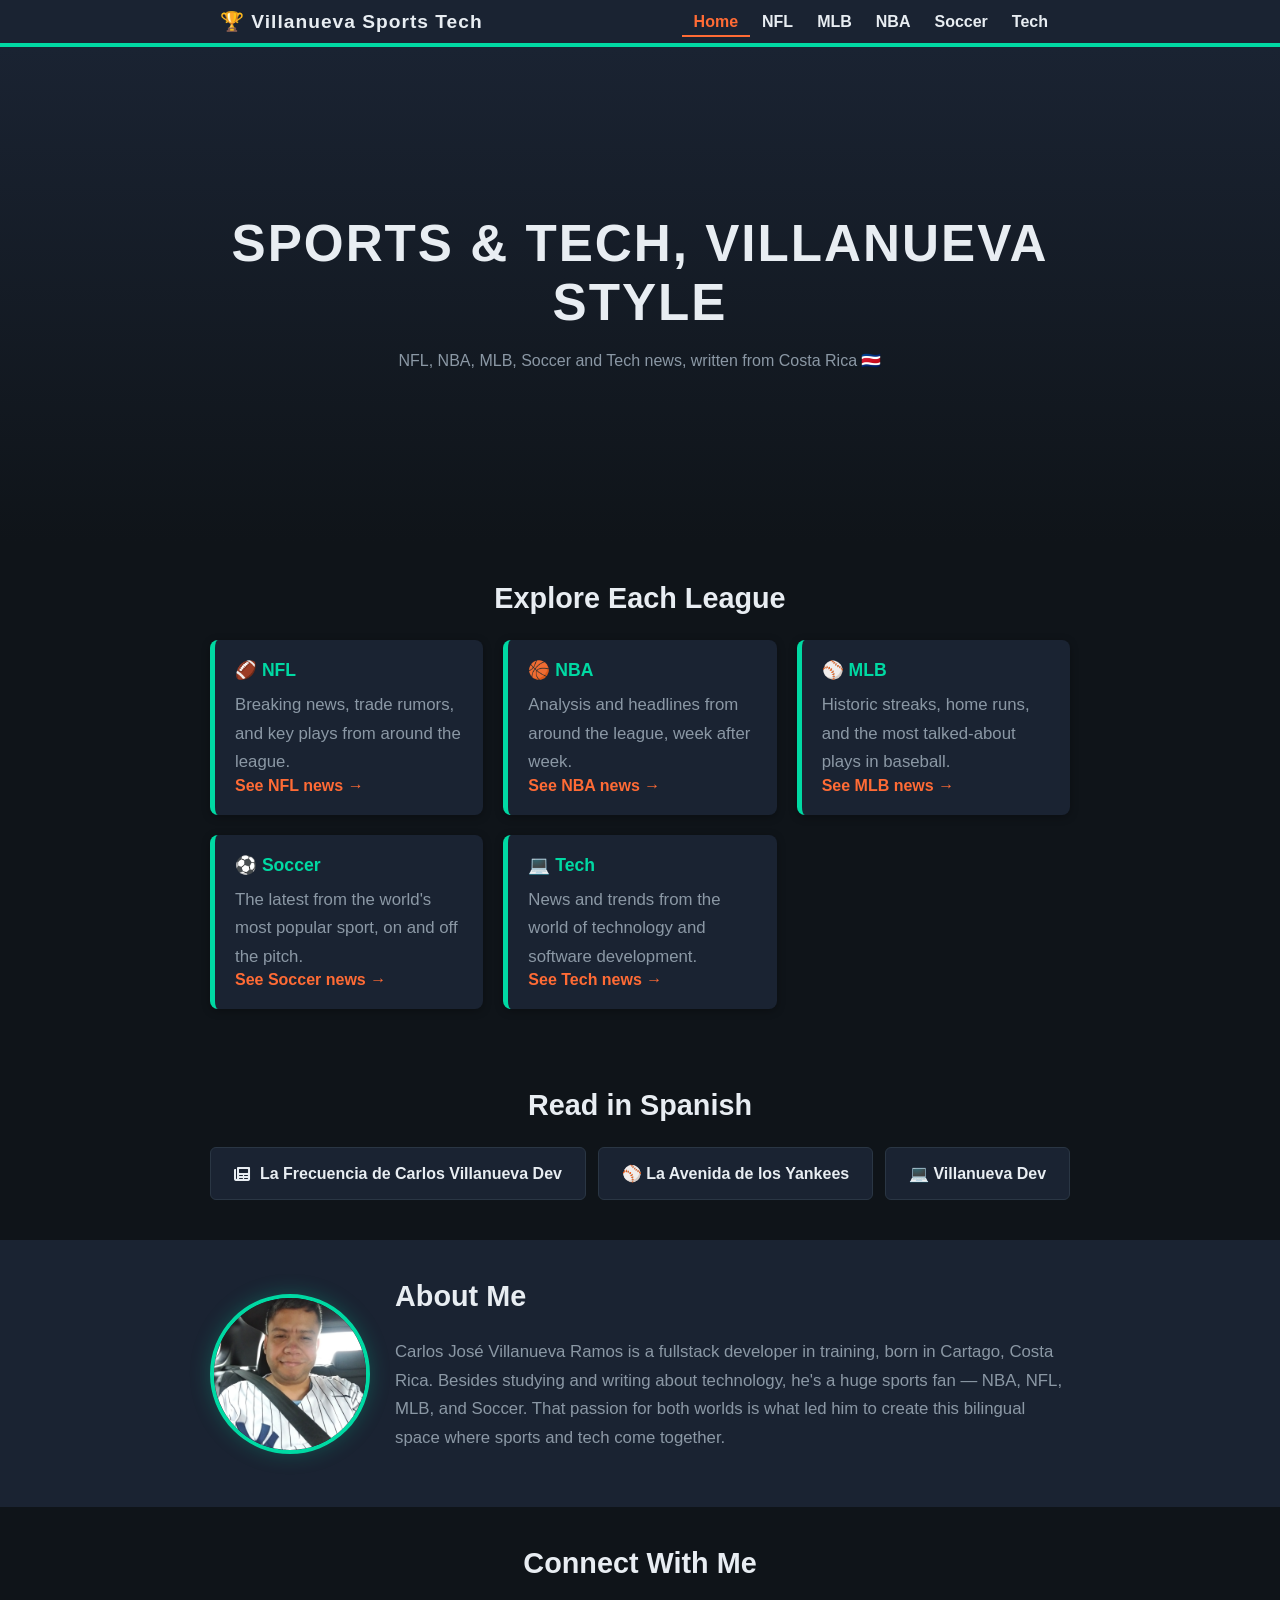
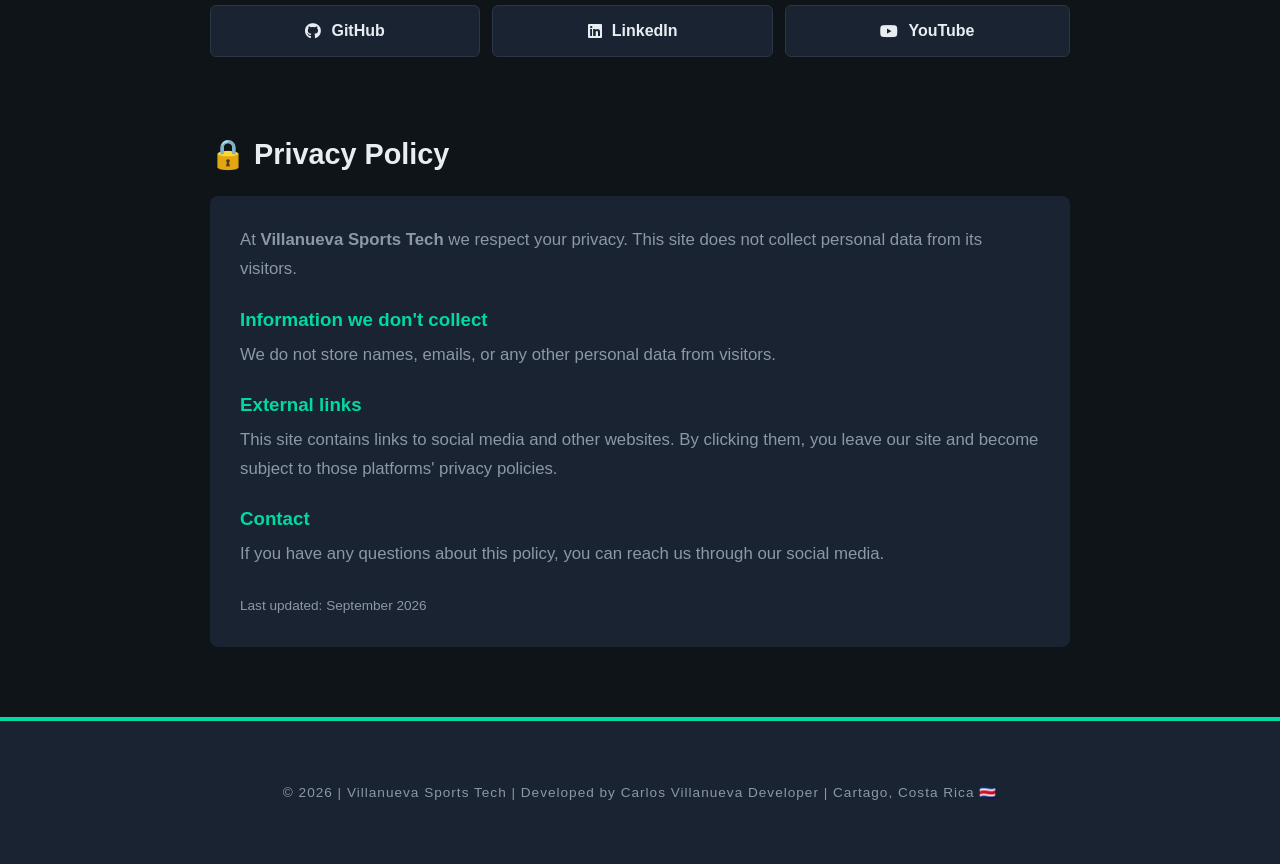
<file: index.html>
<!DOCTYPE html>
<html lang="en">
<head>
    <meta charset="UTF-8">
    <meta name="viewport" content="width=device-width, initial-scale=1.0">
    <meta name="description" content="Villanueva Sports Tech The best news and rumors about NBA, NFL, MLB and Technology on one page, with a special section in Spanish.">
    <meta name="author" content="Carlos José Villanueva Ramos">
    <meta name="keywords" content="Sports and Technology">
    <meta property="og:title" content="Villanueva Sports Tech">
    <meta property="og:description" content="Sports and Technology">
    <meta property="og:image" content="Carlos-Developer-Yankees.png">
    <meta property="og:image:width" content="1536">
    <meta property="og:image:height" content="2048">
    <title>Villanueva Sports Tech</title>
    <link rel="stylesheet" href="https://cdnjs.cloudflare.com/ajax/libs/font-awesome/6.0.0/css/all.min.css">
    <link rel="stylesheet" href="style.css">

    <script src="https://pl31561560.profitableratecpmnetwork.com/95/f3/c5/95f3c522df9a412b2b54965290a59a02.js"></script>

  <!-- Anuncio Adsterra - Native Banner -->
<script src="https://pl31439501.profitableratecpmnetwork.com/4c/ff/21/4cff215564959deefbad7e484f0b04eb.js"></script>

</head>
<body>
  <header class="navbar">
    <div class="container navbar-inner">
      <h2 class="logo">🏆 Villanueva Sports Tech</h2>
      <nav class="menu">
        <ul>
          <li><a href="index.html" class="active">Home</a></li>
          <li><a href="nfl.html">NFL</a></li>
          <li><a href="mlb.html">MLB</a></li>
          <li><a href="nba.html">NBA</a></li>
          <li><a href="soccer.html">Soccer</a></li>
          <li><a href="tech.html">Tech</a></li>
        </ul>
      </nav>
    </div>
  </header>

  <main class="main">

    <section class="content hero">
      <div class="text-section">
        <h1>Sports & Tech, Villanueva Style</h1>
        <p>NFL, NBA, MLB, Soccer and Tech news, written from Costa Rica 🇨🇷</p>
      </div>
    </section>

    <section id="explore">
      <div class="container">
        <h2 class="title-center">Explore Each League</h2>
        <div class="blog-grid">

          <article class="blog-card">
            <h3>🏈 NFL</h3>
            <p>Breaking news, trade rumors, and key plays from around the league.</p>
            <a href="nfl.html" class="btn-leer">See NFL news →</a>
          </article>

          <article class="blog-card">
            <h3>🏀 NBA</h3>
            <p>Analysis and headlines from around the league, week after week.</p>
            <a href="nba.html" class="btn-leer">See NBA news →</a>
          </article>

          <article class="blog-card">
            <h3>⚾ MLB</h3>
            <p>Historic streaks, home runs, and the most talked-about plays in baseball.</p>
            <a href="mlb.html" class="btn-leer">See MLB news →</a>
          </article>

          <article class="blog-card">
            <h3>⚽ Soccer</h3>
            <p>The latest from the world's most popular sport, on and off the pitch.</p>
            <a href="soccer.html" class="btn-leer">See Soccer news →</a>
          </article>

          <article class="blog-card">
            <h3>💻 Tech</h3>
            <p>News and trends from the world of technology and software development.</p>
            <a href="tech.html" class="btn-leer">See Tech news →</a>
          </article>

        </div>
      </div>
    </section>

    <section id="read-in-spanish">
      <div class="container">
        <h2 class="title-center">Read in Spanish</h2>
        <div class="social-grid">

          <a href="https://carlosvillaramos.github.io/La-Frecuencia-de-Carlos-Villanueva-Dev/index.html" class="link-social" target="_blank" rel="noopener noreferrer">
            <i class="fa-solid fa-newspaper"></i> La Frecuencia de Carlos Villanueva Dev
          </a>

          <a href="https://carlosvillaramos.github.io/La-avenida-de-los-Yankees/" class="link-social" target="_blank" rel="noopener noreferrer">
            ⚾ La Avenida de los Yankees
          </a>

          <a href="https://carlosvillaramos.github.io/Villanueva-dev/" class="link-social" target="_blank" rel="noopener noreferrer">
            💻 Villanueva Dev
          </a>

        </div>
      </div>
    </section>

    <section id="about">
      <div class="container quienes-content">
        <img src="Carlos-Developer-Yankees.png" alt="Carlos Villanueva Ramos" class="quienes-foto">
        <div class="quienes-texto">
          <h2>About Me</h2>
          <p>Carlos José Villanueva Ramos is a fullstack developer in training, born in Cartago, Costa Rica. Besides studying and writing about technology, he's a huge sports fan — NBA, NFL, MLB, and Soccer. That passion for both worlds is what led him to create this bilingual space where sports and tech come together.</p>
        </div>
      </div>
    </section>

    <section id="contact">
      <div class="container">
        <h2 class="title-center">Connect With Me</h2>
        <div class="social-grid">
          <a href="https://github.com/Carlosvillaramos" class="link-social" target="_blank" rel="noopener noreferrer">
            <i class="fa-brands fa-github"></i> GitHub
          </a>
          <a href="https://www.linkedin.com/in/carlos-j-villanueva-ramos-9a1487387/" class="link-social" target="_blank" rel="noopener noreferrer">
            <i class="fa-brands fa-linkedin"></i> LinkedIn
          </a>
          <a href="https://www.youtube.com/@CarlosDeveloper-o3m" class="link-social" target="_blank" rel="noopener noreferrer">
            <i class="fa-brands fa-youtube"></i> YouTube
          </a>
        </div>
      </div>
    </section>

    <section id="privacy">
      <div class="container">
        <h2>🔒 Privacy Policy</h2>
        <div class="privacy-content">
          <p>At <strong>Villanueva Sports Tech</strong> we respect your privacy. This site does not collect personal data from its visitors.</p>
          <h3>Information we don't collect</h3>
          <p>We do not store names, emails, or any other personal data from visitors.</p>
          <h3>External links</h3>
          <p>This site contains links to social media and other websites. By clicking them, you leave our site and become subject to those platforms' privacy policies.</p>
          <h3>Contact</h3>
          <p>If you have any questions about this policy, you can reach us through our social media.</p>
          <p class="privacy-update">Last updated: September 2026</p>
        </div>
      </div>
    </section>

    <!-- Anuncio Adsterra - Native Banner -->
    <div class="anuncio-wrapper">
      <script async="async" data-cfasync="false" src="https://pl31393178.profitableratecpmnetwork.com/5204468fe968e75fcf1985ddda16cf6c/invoke.js"></script>
      <div id="container-5204468fe968e75fcf1985ddda16cf6c"></div>
    </div>

  </main>

  <footer>
    <div class="container">
      <p>© 2026 | Villanueva Sports Tech | Developed by Carlos Villanueva Developer | Cartago, Costa Rica 🇨🇷</p>
    </div>
  </footer>

</body>
</html>
</file>
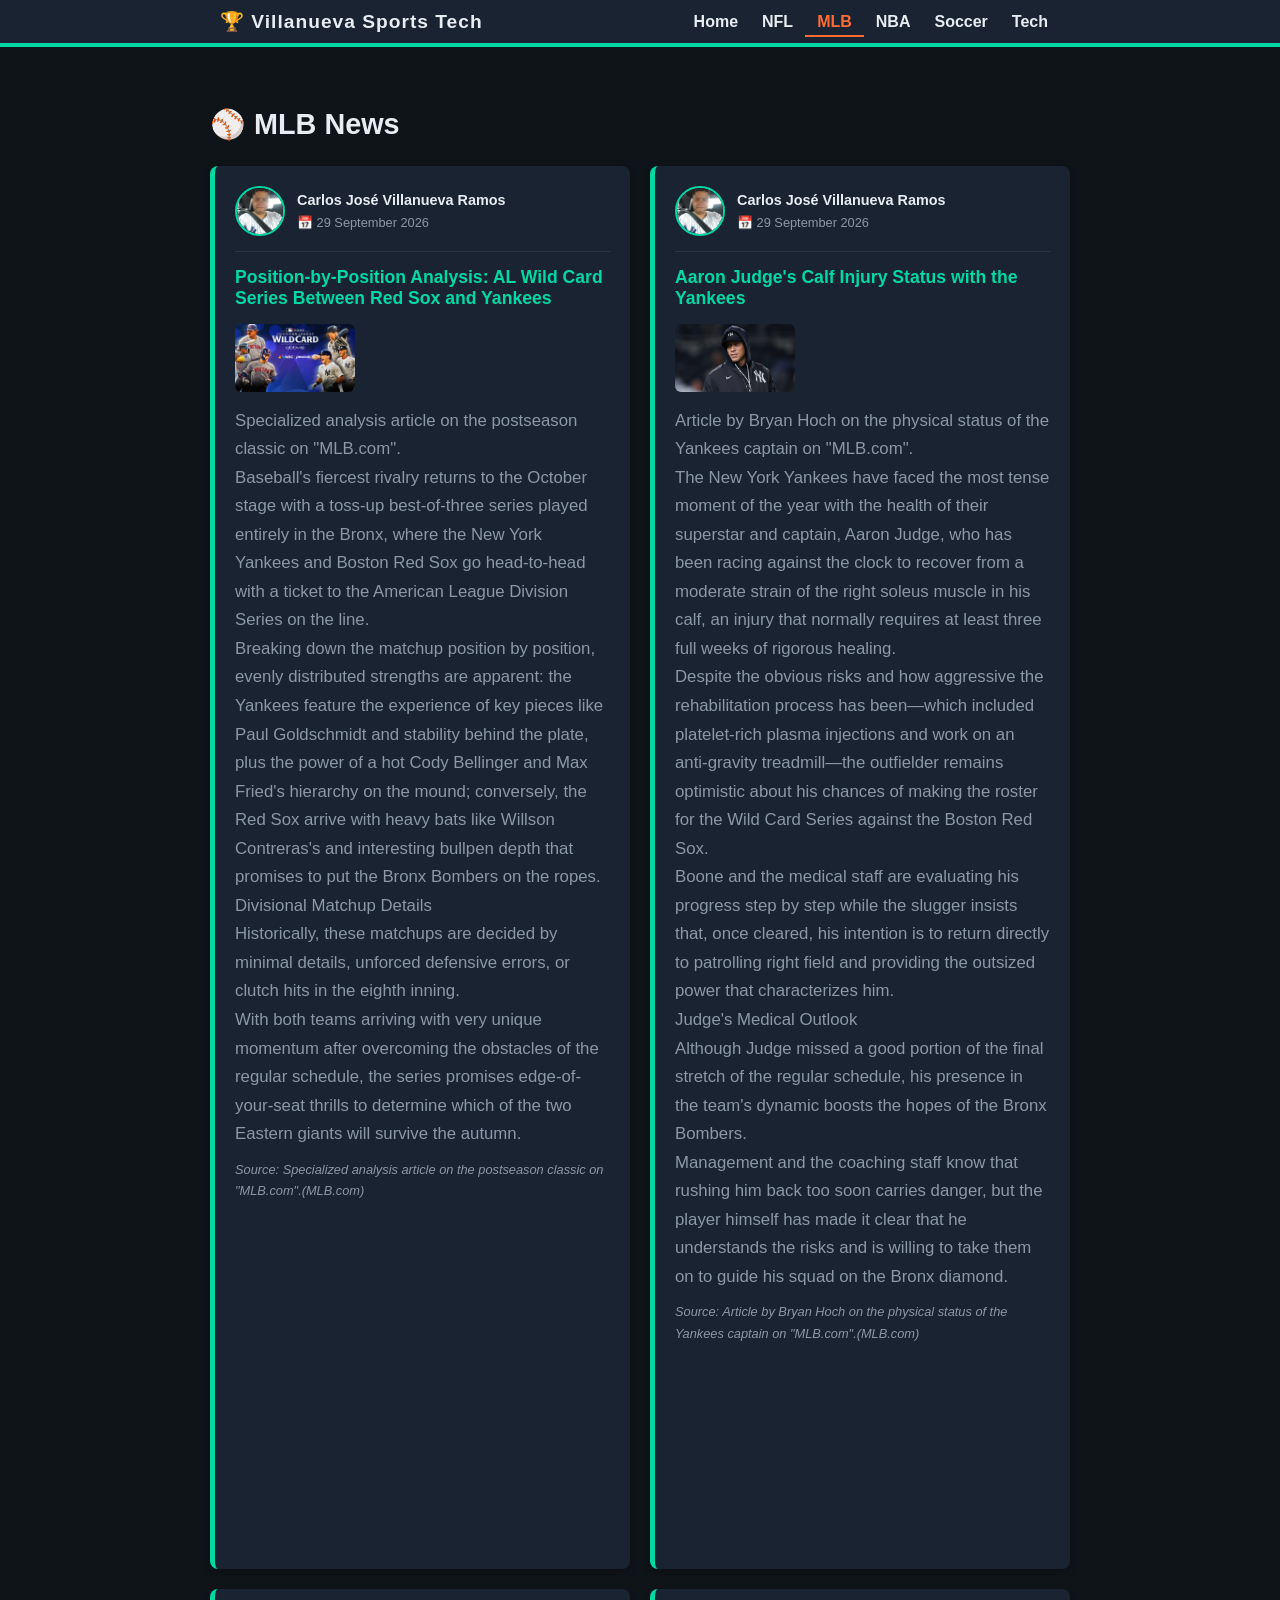
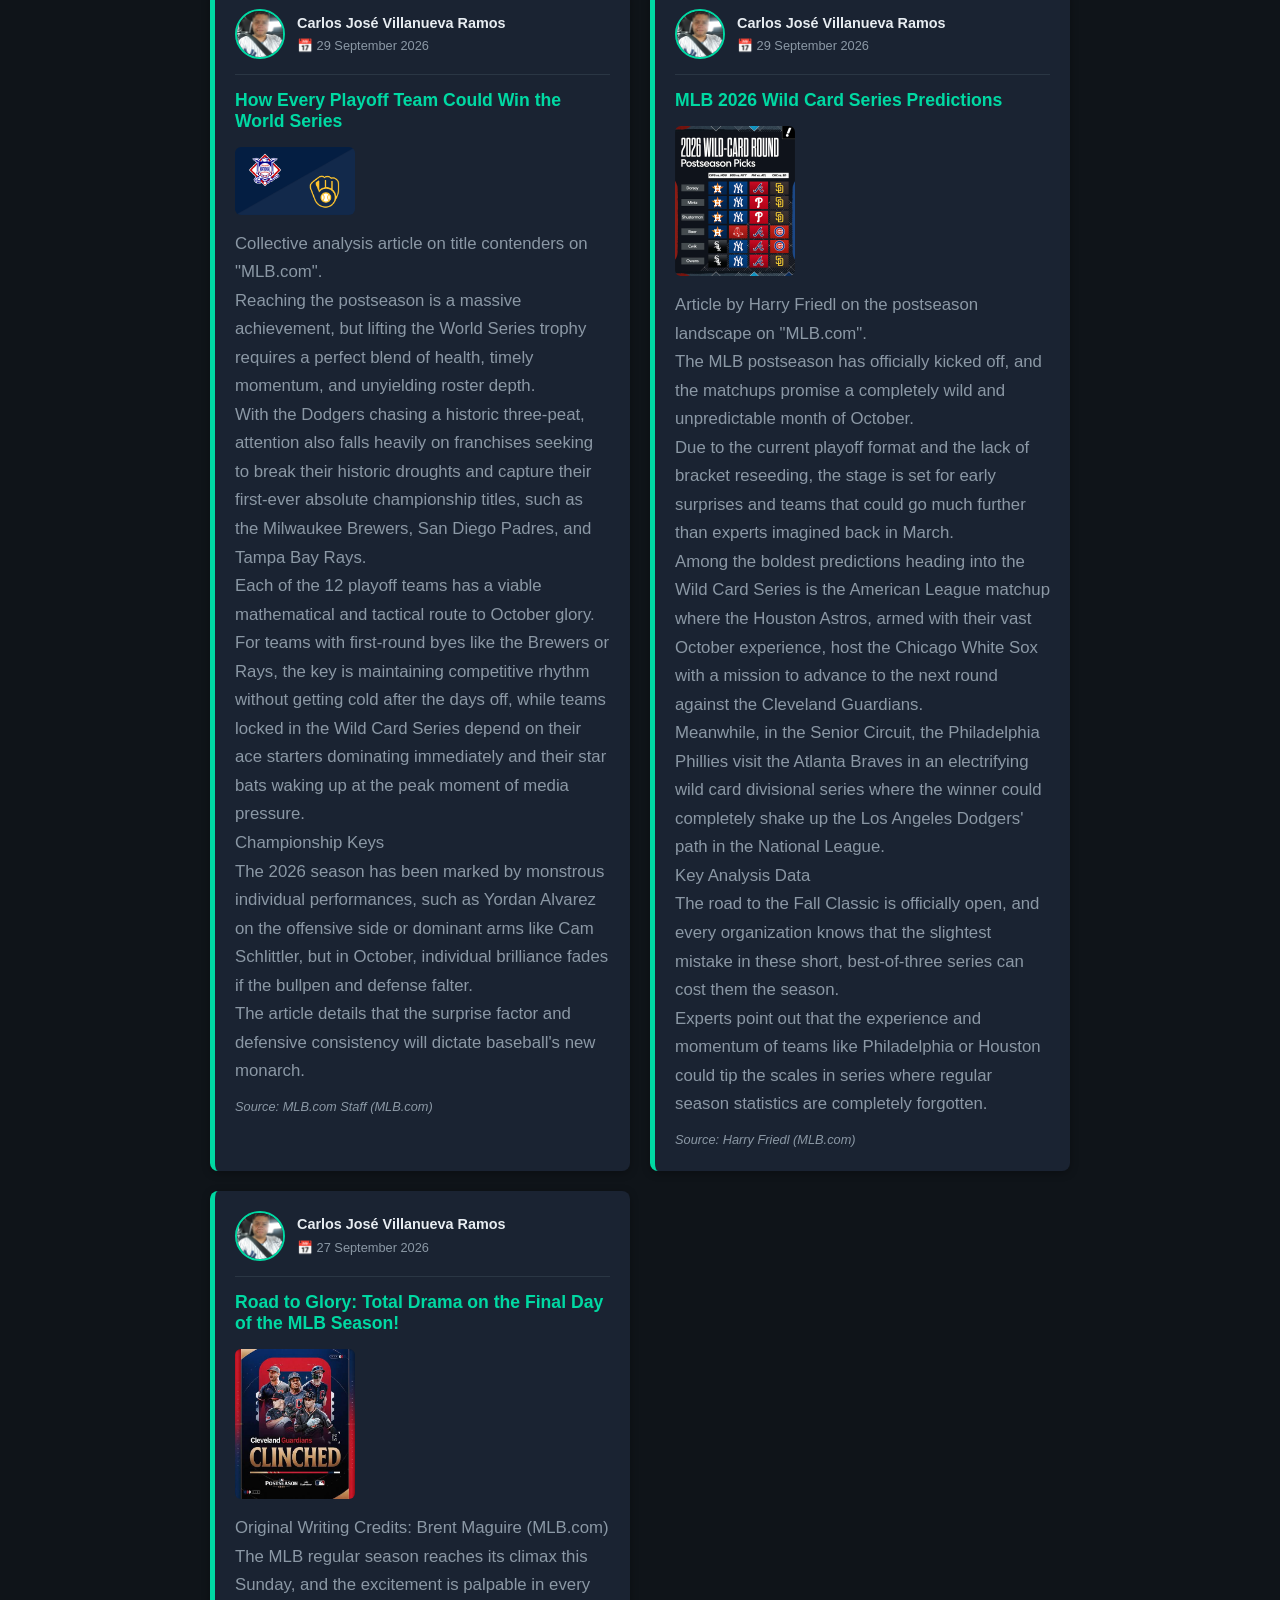
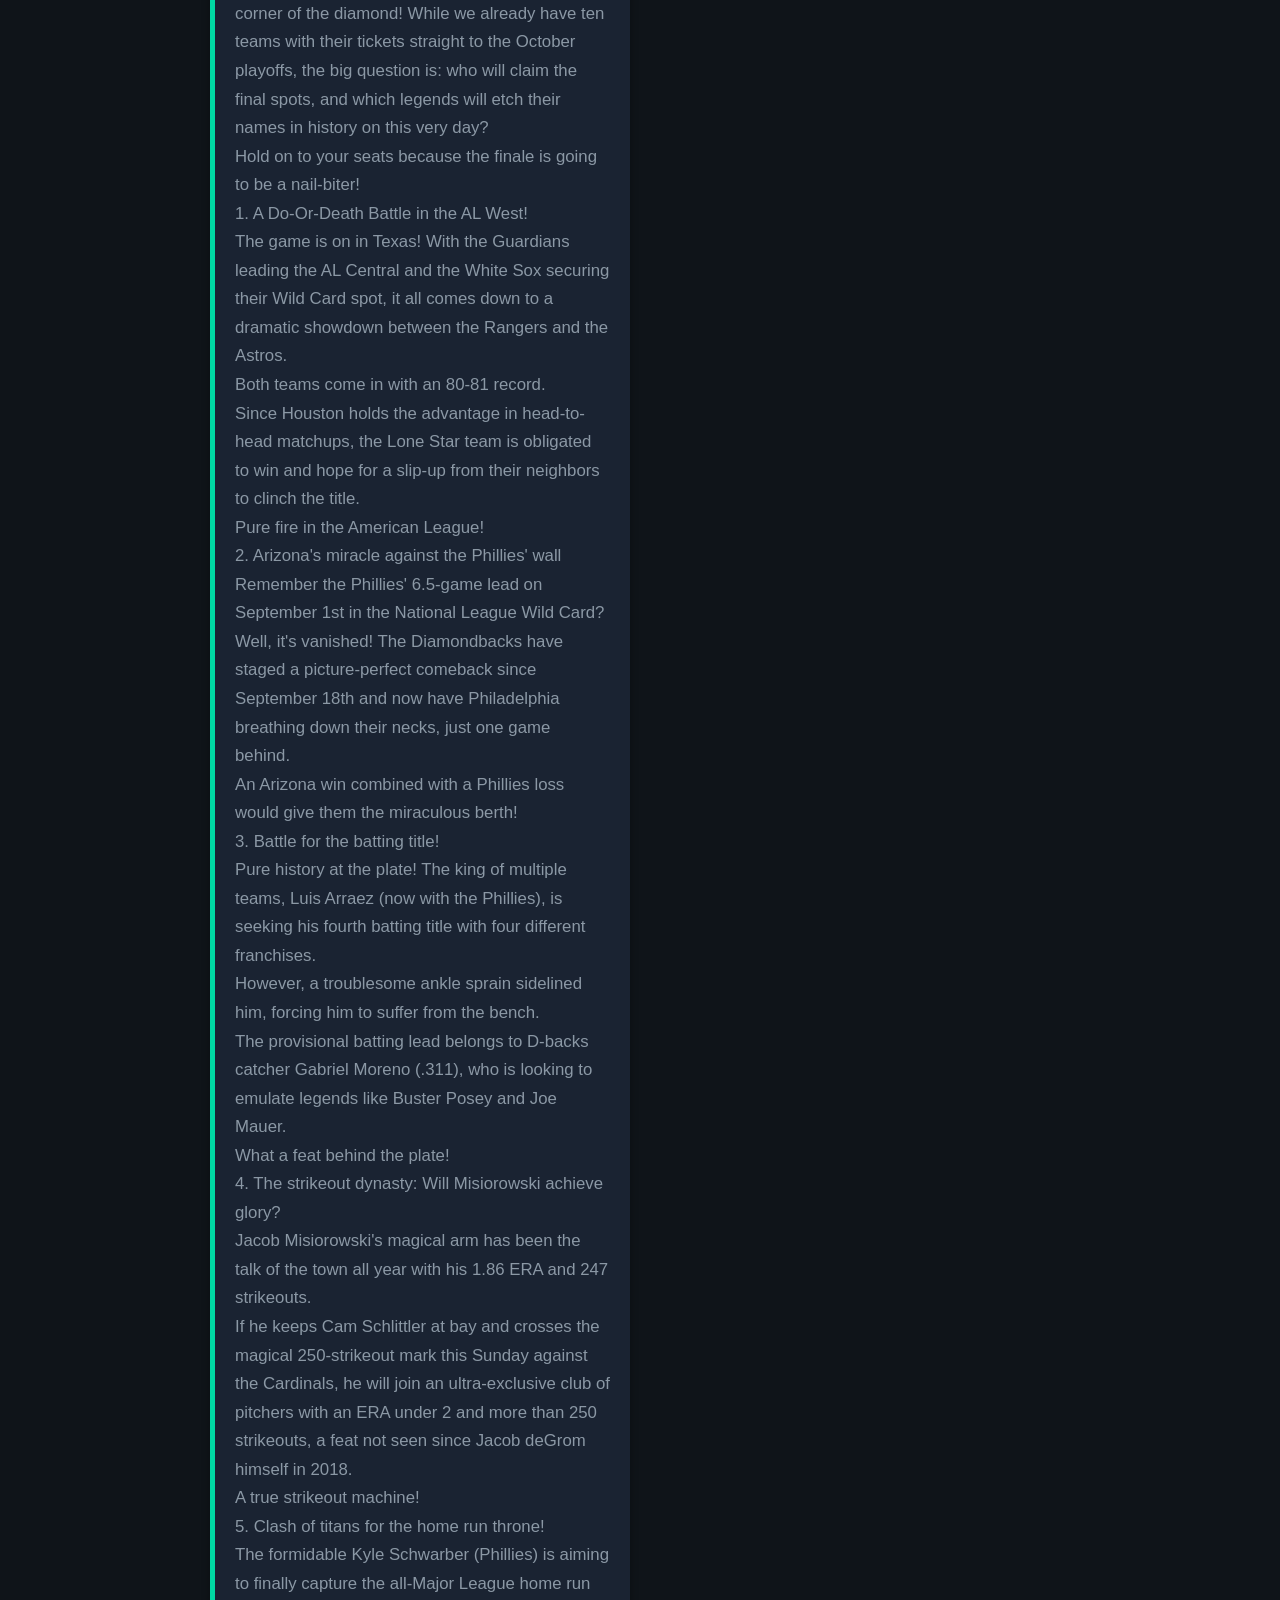
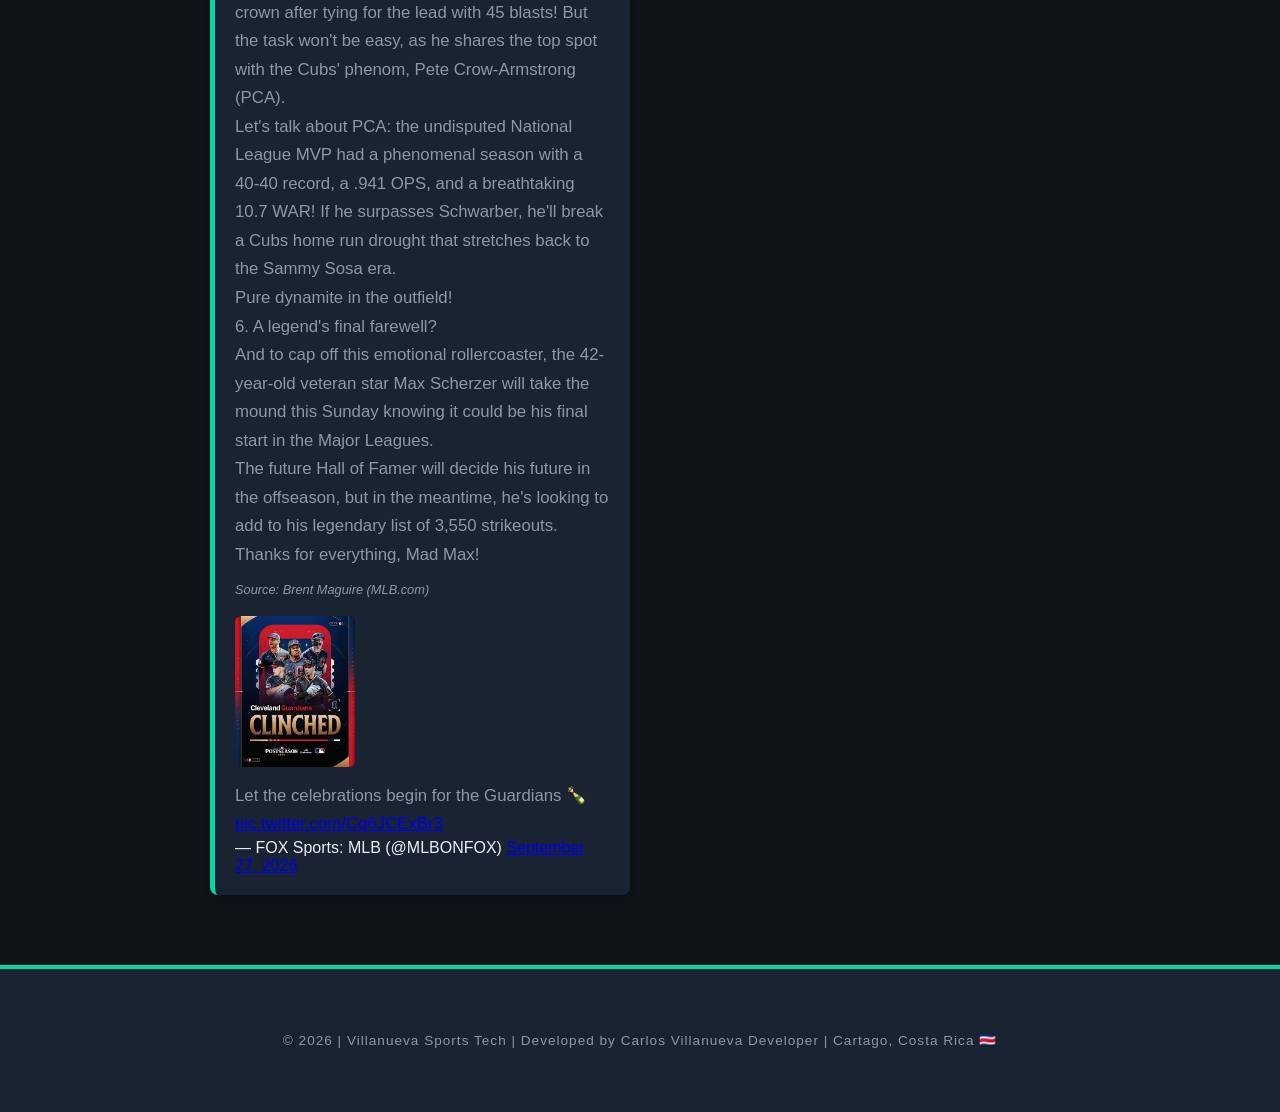
<file: mlb.html>
<!DOCTYPE html>
<html lang="en">
<head>
    <meta charset="UTF-8">
    <meta name="viewport" content="width=device-width, initial-scale=1.0">
    <meta name="description" content="MLB news, home runs, and historic plays - Villanueva Sports Tech">
    <meta name="author" content="Carlos José Villanueva Ramos">
    <title>MLB | Villanueva Sports Tech</title>
    <link rel="stylesheet" href="https://cdnjs.cloudflare.com/ajax/libs/font-awesome/6.0.0/css/all.min.css">
    <link rel="stylesheet" href="style.css">

    <script src="https://pl31561560.profitableratecpmnetwork.com/95/f3/c5/95f3c522df9a412b2b54965290a59a02.js"></script>

     <!-- Anuncio Adsterra - Native Banner -->
<script src="https://pl31439501.profitableratecpmnetwork.com/4c/ff/21/4cff215564959deefbad7e484f0b04eb.js"></script>

</head>
<body>

  <header class="navbar">
    <div class="container navbar-inner">
      <h2 class="logo">🏆 Villanueva Sports Tech</h2>
      <nav class="menu">
        <ul>
          <li><a href="index.html">Home</a></li>
          <li><a href="nfl.html">NFL</a></li>
          <li><a href="mlb.html" class="active">MLB</a></li>
          <li><a href="nba.html">NBA</a></li>
          <li><a href="soccer.html">Soccer</a></li>
          <li><a href="tech.html">Tech</a></li>
        </ul>
      </nav>
    </div>
  </header>

  <main class="container">
    <h2 style="margin-top: 20px;">⚾ MLB News</h2>

    <div class="blog-grid">


<article class="blog-card">
        <div class="autor">
          <img src="Carlos-Developer-Yankees.png" alt="Carlos Villanueva" class="autor-foto">
          <div>
            <p class="autor-nombre">Carlos José Villanueva Ramos</p>
            <p class="autor-fecha">📅 29 September 2026</p>
          </div>
        </div>
        <h3>Position-by-Position Analysis: AL Wild Card Series Between Red Sox and Yankees</h3>
        <img src="RedSox-vs-Yankees.jpg" alt="Red Sox vs Yankees" class="imagen-articulo">
        <p>Specialized analysis article on the postseason classic on "MLB.com".</p>
        <p>Baseball's fiercest rivalry returns to the October stage with a toss-up best-of-three series played entirely in the Bronx, where the New York Yankees and Boston Red Sox go head-to-head with a ticket to the American League Division Series on the line.</p>
        <p>Breaking down the matchup position by position, evenly distributed strengths are apparent: the Yankees feature the experience of key pieces like Paul Goldschmidt and stability behind the plate, plus the power of a hot Cody Bellinger and Max Fried's hierarchy on the mound; conversely, the Red Sox arrive with heavy bats like Willson Contreras's and interesting bullpen depth that promises to put the Bronx Bombers on the ropes.</p>
        <p>Divisional Matchup Details</p>
        <p>Historically, these matchups are decided by minimal details, unforced defensive errors, or clutch hits in the eighth inning.</p> 
        <p>With both teams arriving with very unique momentum after overcoming the obstacles of the regular schedule, the series promises edge-of-your-seat thrills to determine which of the two Eastern giants will survive the autumn.</p>
        <p class="fuente-articulo">Source: Specialized analysis article on the postseason classic on "MLB.com".(MLB.com)</p>
        <iframe width="100%" height="200" src="https://www.youtube.com/embed/JfrBy__Nw58?si=21porwIhTTQSTn5_" title="YouTube video player" frameborder="0" allow="accelerometer; autoplay; clipboard-write; encrypted-media; gyroscope; picture-in-picture; web-share" referrerpolicy="strict-origin-when-cross-origin" allowfullscreen></iframe>
      </article>



      <article class="blog-card">
        <div class="autor">
          <img src="Carlos-Developer-Yankees.png" alt="Carlos Villanueva" class="autor-foto">
          <div>
            <p class="autor-nombre">Carlos José Villanueva Ramos</p>
            <p class="autor-fecha">📅 29 September 2026</p>
          </div>
        </div>
        <h3>Aaron Judge's Calf Injury Status with the Yankees</h3>
        <img src="Aaron-Judge-Yankees.webp" alt="Aaron Judge Yankees" class="imagen-articulo">
        <p>Article by Bryan Hoch on the physical status of the Yankees captain on "MLB.com".</p>
        <p>The New York Yankees have faced the most tense moment of the year with the health of their superstar and captain, Aaron Judge, who has been racing against the clock to recover from a moderate strain of the right soleus muscle in his calf, an injury that normally requires at least three full weeks of rigorous healing.</p>
        <p>Despite the obvious risks and how aggressive the rehabilitation process has been—which included platelet-rich plasma injections and work on an anti-gravity treadmill—the outfielder remains optimistic about his chances of making the roster for the Wild Card Series against the Boston Red Sox.</p> 
        <p>Boone and the medical staff are evaluating his progress step by step while the slugger insists that, once cleared, his intention is to return directly to patrolling right field and providing the outsized power that characterizes him.</p>
        <p>Judge's Medical Outlook</p>
        <p>Although Judge missed a good portion of the final stretch of the regular schedule, his presence in the team's dynamic boosts the hopes of the Bronx Bombers.</p> 
        <p>Management and the coaching staff know that rushing him back too soon carries danger, but the player himself has made it clear that he understands the risks and is willing to take them on to guide his squad on the Bronx diamond.</p>
        <p class="fuente-articulo">Source:  Article by Bryan Hoch on the physical status of the Yankees captain on "MLB.com".(MLB.com)</p>
        <iframe width="100%" height="200" src="https://www.youtube.com/embed/JfrBy__Nw58?si=21porwIhTTQSTn5_" title="YouTube video player" frameborder="0" allow="accelerometer; autoplay; clipboard-write; encrypted-media; gyroscope; picture-in-picture; web-share" referrerpolicy="strict-origin-when-cross-origin" allowfullscreen></iframe>
      </article>



       <article class="blog-card">
        <div class="autor">
          <img src="Carlos-Developer-Yankees.png" alt="Carlos Villanueva" class="autor-foto">
          <div>
            <p class="autor-nombre">Carlos José Villanueva Ramos</p>
            <p class="autor-fecha">📅 29 September 2026</p>
          </div>
        </div>
        <h3>How Every Playoff Team Could Win the World Series</h3>
        <img src="Milwaukee Brewers.png" alt="Milwaukee Brewers" class="imagen-articulo">
        <p>Collective analysis article on title contenders on "MLB.com".</p>
        <p>Reaching the postseason is a massive achievement, but lifting the World Series trophy requires a perfect blend of health, timely momentum, and unyielding roster depth.</p> <p>With the Dodgers chasing a historic three-peat, attention also falls heavily on franchises seeking to break their historic droughts and capture their first-ever absolute championship titles, such as the Milwaukee Brewers, San Diego Padres, and Tampa Bay Rays.</p>
        <p>Each of the 12 playoff teams has a viable mathematical and tactical route to October glory.</p> <p>For teams with first-round byes like the Brewers or Rays, the key is maintaining competitive rhythm without getting cold after the days off, while teams locked in the Wild Card Series depend on their ace starters dominating immediately and their star bats waking up at the peak moment of media pressure.</p>
        <p>Championship Keys</p>
        <p>The 2026 season has been marked by monstrous individual performances, such as Yordan Alvarez on the offensive side or dominant arms like Cam Schlittler, but in October, individual brilliance fades if the bullpen and defense falter.</p> 
        <p>The article details that the surprise factor and defensive consistency will dictate baseball's new monarch.</p>
        <p class="fuente-articulo">Source:  MLB.com Staff (MLB.com)</p>
      </article>

       <article class="blog-card">
        <div class="autor">
          <img src="Carlos-Developer-Yankees.png" alt="Carlos Villanueva" class="autor-foto">
          <div>
            <p class="autor-nombre">Carlos José Villanueva Ramos</p>
            <p class="autor-fecha">📅 29 September 2026</p>
          </div>
        </div>
        <h3>MLB 2026 Wild Card Series Predictions</h3>
        <img src="sm-092826-mlb-predictions-wc_0964.webp" alt="MLB predictions 2026" class="imagen-articulo">
        <p>Article by Harry Friedl on the postseason landscape on "MLB.com".</p>
        <p>The MLB postseason has officially kicked off, and the matchups promise a completely wild and unpredictable month of October.</p> 
        <p>Due to the current playoff format and the lack of bracket reseeding, the stage is set for early surprises and teams that could go much further than experts imagined back in March.</p>
        <p>Among the boldest predictions heading into the Wild Card Series is the American League matchup where the Houston Astros, armed with their vast October experience, host the Chicago White Sox with a mission to advance to the next round against the Cleveland Guardians.</p> 
        <p>Meanwhile, in the Senior Circuit, the Philadelphia Phillies visit the Atlanta Braves in an electrifying wild card divisional series where the winner could completely shake up the Los Angeles Dodgers' path in the National League.</p>
        <p>Key Analysis Data</p>
        <p>The road to the Fall Classic is officially open, and every organization knows that the slightest mistake in these short, best-of-three series can cost them the season.</p> 
        <p>Experts point out that the experience and momentum of teams like Philadelphia or Houston could tip the scales in series where regular season statistics are completely forgotten.</p>
        <p class="fuente-articulo">Source:  Harry Friedl (MLB.com)</p>
      </article>


      <article class="blog-card">
        <div class="autor">
          <img src="Carlos-Developer-Yankees.png" alt="Carlos Villanueva" class="autor-foto">
          <div>
            <p class="autor-nombre">Carlos José Villanueva Ramos</p>
            <p class="autor-fecha">📅 27 September 2026</p>
          </div>
        </div>
        <h3>Road to Glory: Total Drama on the Final Day of the MLB Season!</h3>
        <img src="The-Cleveland-Guardians-MLB.jpg" alt="The Cleveland Guardians" class="imagen-articulo">
        <p>Original Writing Credits: Brent Maguire (MLB.com)</p>
        <p>The MLB regular season reaches its climax this Sunday, and the excitement is palpable in every corner of the diamond! While we already have ten teams with their tickets straight to the October playoffs, the big question is: who will claim the final spots, and which legends will etch their names in history on this very day?</p>
        <p>Hold on to your seats because the finale is going to be a nail-biter!</p>
        <p>1. A Do-Or-Death Battle in the AL West!</p>
        <p>The game is on in Texas! With the Guardians leading the AL Central and the White Sox securing their Wild Card spot, it all comes down to a dramatic showdown between the Rangers and the Astros.</p> 
        <p>Both teams come in with an 80-81 record.</p> 
        <p>Since Houston holds the advantage in head-to-head matchups, the Lone Star team is obligated to win and hope for a slip-up from their neighbors to clinch the title.</p> 
        <p>Pure fire in the American League!</p>
        <p>2. Arizona's miracle against the Phillies' wall</p>
        <p>Remember the Phillies' 6.5-game lead on September 1st in the National League Wild Card? Well, it's vanished! The Diamondbacks have staged a picture-perfect comeback since September 18th and now have Philadelphia breathing down their necks, just one game behind.</p> 
        <p>An Arizona win combined with a Phillies loss would give them the miraculous berth!</p>
        <p>3. Battle for the batting title!</p>
        <p>Pure history at the plate! The king of multiple teams, Luis Arraez (now with the Phillies), is seeking his fourth batting title with four different franchises.</p> 
        <p>However, a troublesome ankle sprain sidelined him, forcing him to suffer from the bench.</p> 
        <p>The provisional batting lead belongs to D-backs catcher Gabriel Moreno (.311), who is looking to emulate legends like Buster Posey and Joe Mauer.</p> 
        <p>What a feat behind the plate!</p>
        <p>4. The strikeout dynasty: Will Misiorowski achieve glory?</p>
        <p>Jacob Misiorowski's magical arm has been the talk of the town all year with his 1.86 ERA and 247 strikeouts.</p> 
        <p>If he keeps Cam Schlittler at bay and crosses the magical 250-strikeout mark this Sunday against the Cardinals, he will join an ultra-exclusive club of pitchers with an ERA under 2 and more than 250 strikeouts, a feat not seen since Jacob deGrom himself in 2018.</p> 
        <p>A true strikeout machine!</p>
        <p>5. Clash of titans for the home run throne!</p>
        <p>The formidable Kyle Schwarber (Phillies) is aiming to finally capture the all-Major League home run crown after tying for the lead with 45 blasts! But the task won't be easy, as he shares the top spot with the Cubs' phenom, Pete Crow-Armstrong (PCA).</p>
        <p>Let's talk about PCA: the undisputed National League MVP had a phenomenal season with a 40-40 record, a .941 OPS, and a breathtaking 10.7 WAR! If he surpasses Schwarber, he'll break a Cubs home run drought that stretches back to the Sammy Sosa era.</p> 
        <p>Pure dynamite in the outfield!</p>
        <p>6. A legend's final farewell?</p>
        <p>And to cap off this emotional rollercoaster, the 42-year-old veteran star Max Scherzer will take the mound this Sunday knowing it could be his final start in the Major Leagues.</p> 
        <p>The future Hall of Famer will decide his future in the offseason, but in the meantime, he's looking to add to his legendary list of 3,550 strikeouts.</p> 
        <p>Thanks for everything, Mad Max!</p>
        <p class="fuente-articulo">Source: Brent Maguire (MLB.com)</p>
        <img src="The-Cleveland-Guardians-MLB.jpg" alt="The Cleveland Guardians" class="imagen-articulo">
        <blockquote class="twitter-tweet"><p lang="en" dir="ltr">Let the celebrations begin for the Guardians 🍾 <a href="https://t.co/Cq6JCExBr3">pic.twitter.com/Cq6JCExBr3</a></p>&mdash; FOX Sports: MLB (@MLBONFOX) <a href="https://x.com/MLBONFOX/status/2104032908340261129?ref_src=twsrc%5Etfw">September 27, 2026</a></blockquote> <script async src="https://platform.x.com/widgets.js" charset="utf-8"></script>
      </article>

    </div>
  </main>

  <!-- Anuncio Adsterra - Native Banner -->
    <div class="anuncio-wrapper">
      <script async="async" data-cfasync="false" src="https://pl31393178.profitableratecpmnetwork.com/5204468fe968e75fcf1985ddda16cf6c/invoke.js"></script>
      <div id="container-5204468fe968e75fcf1985ddda16cf6c"></div>
    </div>

  <footer>
    <div class="container">
      <p>© 2026 | Villanueva Sports Tech | Developed by Carlos Villanueva Developer | Cartago, Costa Rica 🇨🇷</p>
    </div>
  </footer>

</body>
</html>
</file>
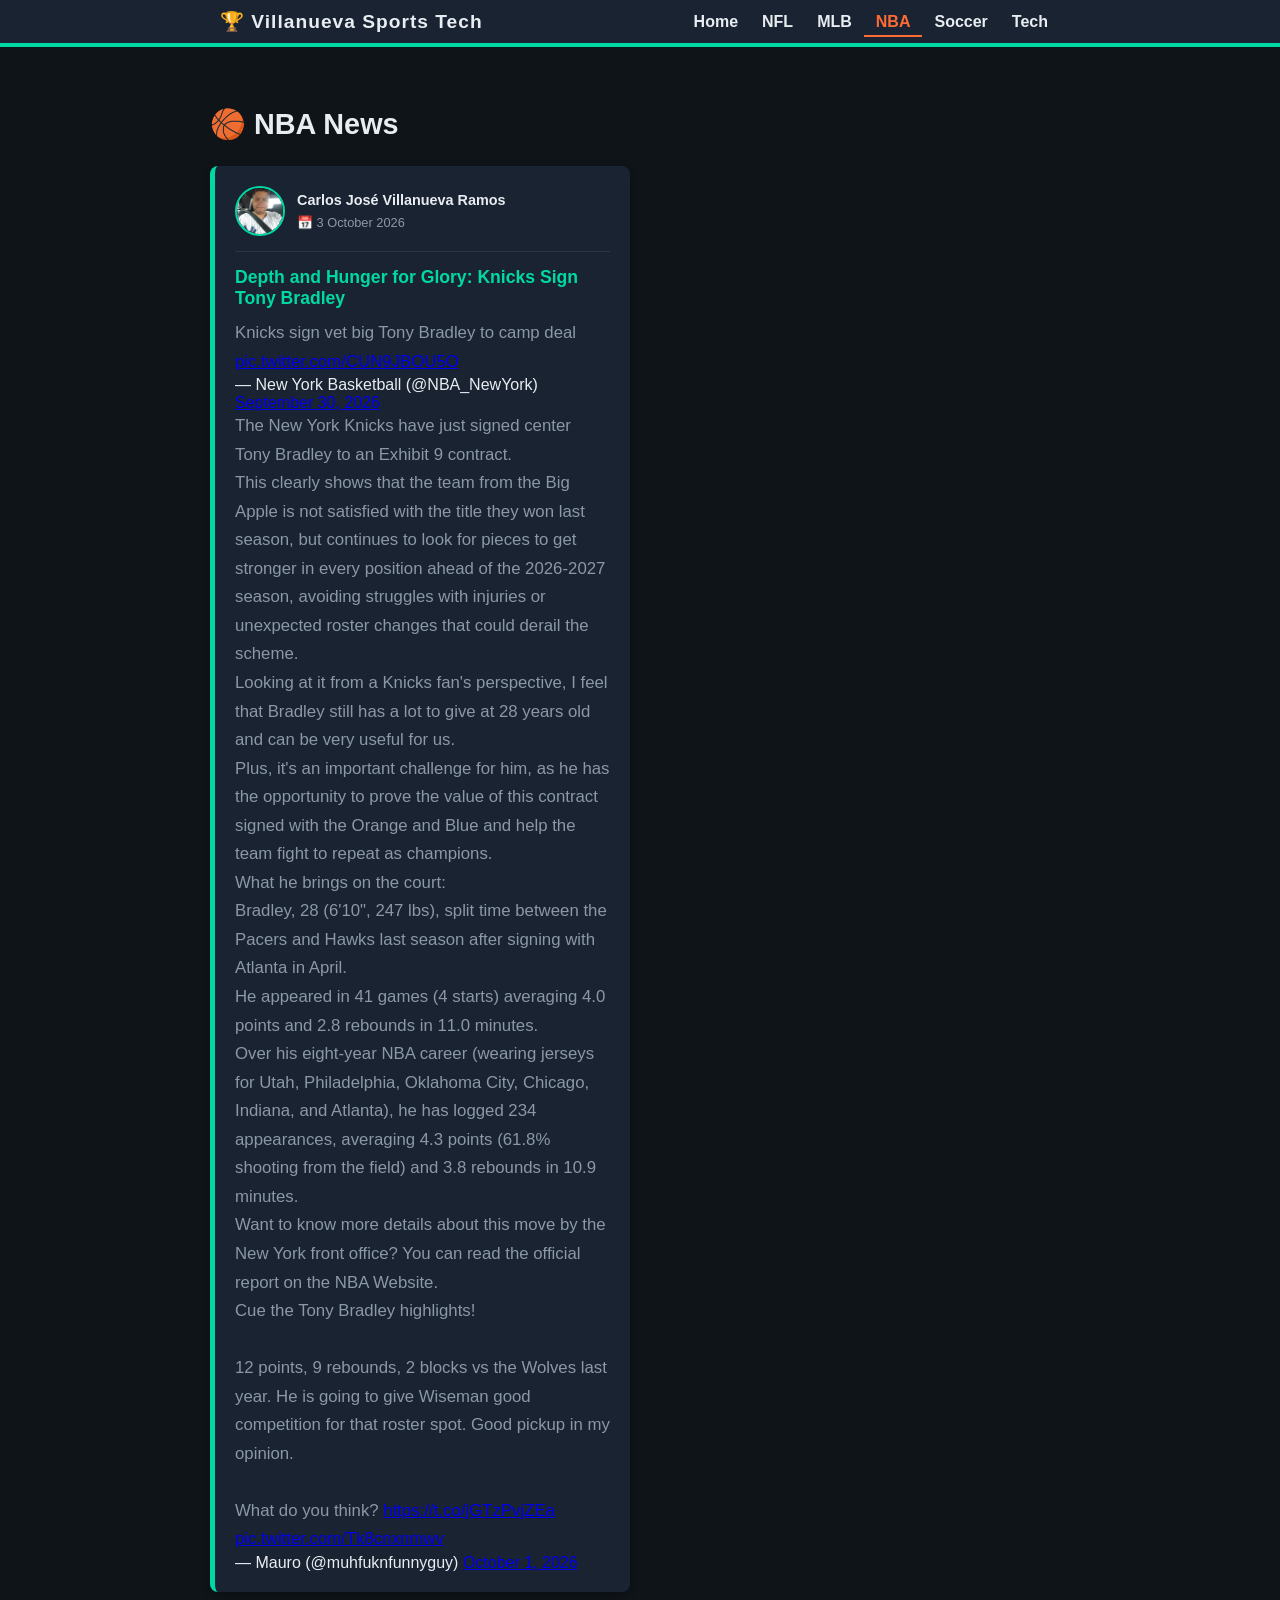
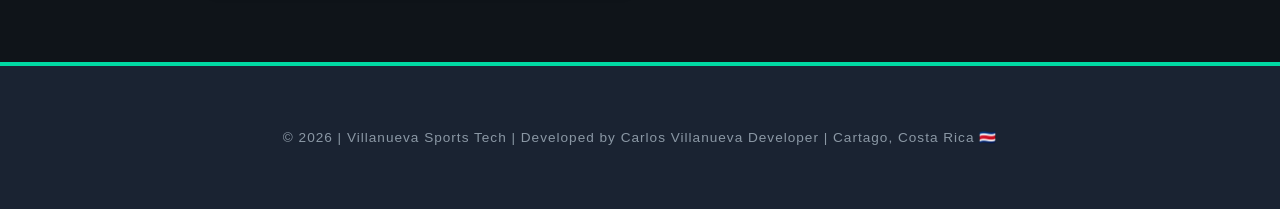
<file: nba.html>
<!DOCTYPE html>
<html lang="en">
<head>
    <meta charset="UTF-8">
    <meta name="viewport" content="width=device-width, initial-scale=1.0">
    <meta name="description" content="NBA news and analysis - Villanueva Sports Tech">
    <meta name="author" content="Carlos José Villanueva Ramos">
    <title>NBA | Villanueva Sports Tech</title>
    <link rel="stylesheet" href="https://cdnjs.cloudflare.com/ajax/libs/font-awesome/6.0.0/css/all.min.css">
    <link rel="stylesheet" href="style.css">
    <script src="https://pl31561560.profitableratecpmnetwork.com/95/f3/c5/95f3c522df9a412b2b54965290a59a02.js"></script>
     <!-- Anuncio Adsterra - Native Banner -->
<script src="https://pl31439501.profitableratecpmnetwork.com/4c/ff/21/4cff215564959deefbad7e484f0b04eb.js"></script>
</head>
<body>

  <header class="navbar">
    <div class="container navbar-inner">
      <h2 class="logo">🏆 Villanueva Sports Tech</h2>
      <nav class="menu">
        <ul>
          <li><a href="index.html">Home</a></li>
          <li><a href="nfl.html">NFL</a></li>
          <li><a href="mlb.html">MLB</a></li>
          <li><a href="nba.html" class="active">NBA</a></li>
          <li><a href="soccer.html">Soccer</a></li>
          <li><a href="tech.html">Tech</a></li>
        </ul>
      </nav>
    </div>
  </header>

  <main class="container">
    <h2 style="margin-top: 20px;">🏀 NBA News</h2>

    <div class="blog-grid">

      <article class="blog-card">
        <div class="autor">
          <img src="Carlos-Developer-Yankees.png" alt="Carlos Villanueva" class="autor-foto">
          <div>
            <p class="autor-nombre">Carlos José Villanueva Ramos</p>
            <p class="autor-fecha">📅 3 October 2026</p>
          </div>
        </div>
        <h3>Depth and Hunger for Glory: Knicks Sign Tony Bradley</h3>
        <blockquote class="twitter-tweet"><p lang="en" dir="ltr">Knicks sign vet big Tony Bradley to camp deal <a href="https://t.co/CUN9JBOU5O">pic.twitter.com/CUN9JBOU5O</a></p>&mdash; New York Basketball (@NBA_NewYork) <a href="https://x.com/NBA_NewYork/status/2105295094169362733?ref_src=twsrc%5Etfw">September 30, 2026</a></blockquote> <script async src="https://platform.x.com/widgets.js" charset="utf-8"></script>
        <p>The New York Knicks have just signed center Tony Bradley to an Exhibit 9 contract.</p> 
        <p>This clearly shows that the team from the Big Apple is not satisfied with the title they won last season, but continues to look for pieces to get stronger in every position ahead of the 2026-2027 season, avoiding struggles with injuries or unexpected roster changes that could derail the scheme.</p>
        <p>Looking at it from a Knicks fan's perspective, I feel that Bradley still has a lot to give at 28 years old and can be very useful for us.</p> 
        <p>Plus, it's an important challenge for him, as he has the opportunity to prove the value of this contract signed with the Orange and Blue and help the team fight to repeat as champions.</p>
        <p>What he brings on the court:</p>
        <p>Bradley, 28 (6'10", 247 lbs), split time between the Pacers and Hawks last season after signing with Atlanta in April.</p> 
        <p>He appeared in 41 games (4 starts) averaging 4.0 points and 2.8 rebounds in 11.0 minutes.</p> 
        <p>Over his eight-year NBA career (wearing jerseys for Utah, Philadelphia, Oklahoma City, Chicago, Indiana, and Atlanta), he has logged 234 appearances, averaging 4.3 points (61.8% shooting from the field) and 3.8 rebounds in 10.9 minutes.</p>
        <p>Want to know more details about this move by the New York front office? You can read the official report on the NBA Website.</p>
         <blockquote class="twitter-tweet"><p lang="en" dir="ltr">Cue the Tony Bradley highlights!<br><br>12 points, 9 rebounds, 2 blocks vs the Wolves last year. He is going to give Wiseman good competition for that roster spot. Good pickup in my opinion. <br><br>What do you think? <a href="https://t.co/jGTzPvjZEa">https://t.co/jGTzPvjZEa</a> <a href="https://t.co/Tk8cnxnmwv">pic.twitter.com/Tk8cnxnmwv</a></p>&mdash; Mauro (@muhfuknfunnyguy) <a href="https://x.com/muhfuknfunnyguy/status/2105650127117472242?ref_src=twsrc%5Etfw">October 1, 2026</a></blockquote> <script async src="https://platform.x.com/widgets.js" charset="utf-8"></script>
      </article>

    </div>
  </main>

  <!-- Anuncio Adsterra - Native Banner -->
    <div class="anuncio-wrapper">
      <script async="async" data-cfasync="false" src="https://pl31393178.profitableratecpmnetwork.com/5204468fe968e75fcf1985ddda16cf6c/invoke.js"></script>
      <div id="container-5204468fe968e75fcf1985ddda16cf6c"></div>
    </div>


  <footer>
    <div class="container">
      <p>© 2026 | Villanueva Sports Tech | Developed by Carlos Villanueva Developer | Cartago, Costa Rica 🇨🇷</p>
    </div>
  </footer>

</body>
</html>
</file>
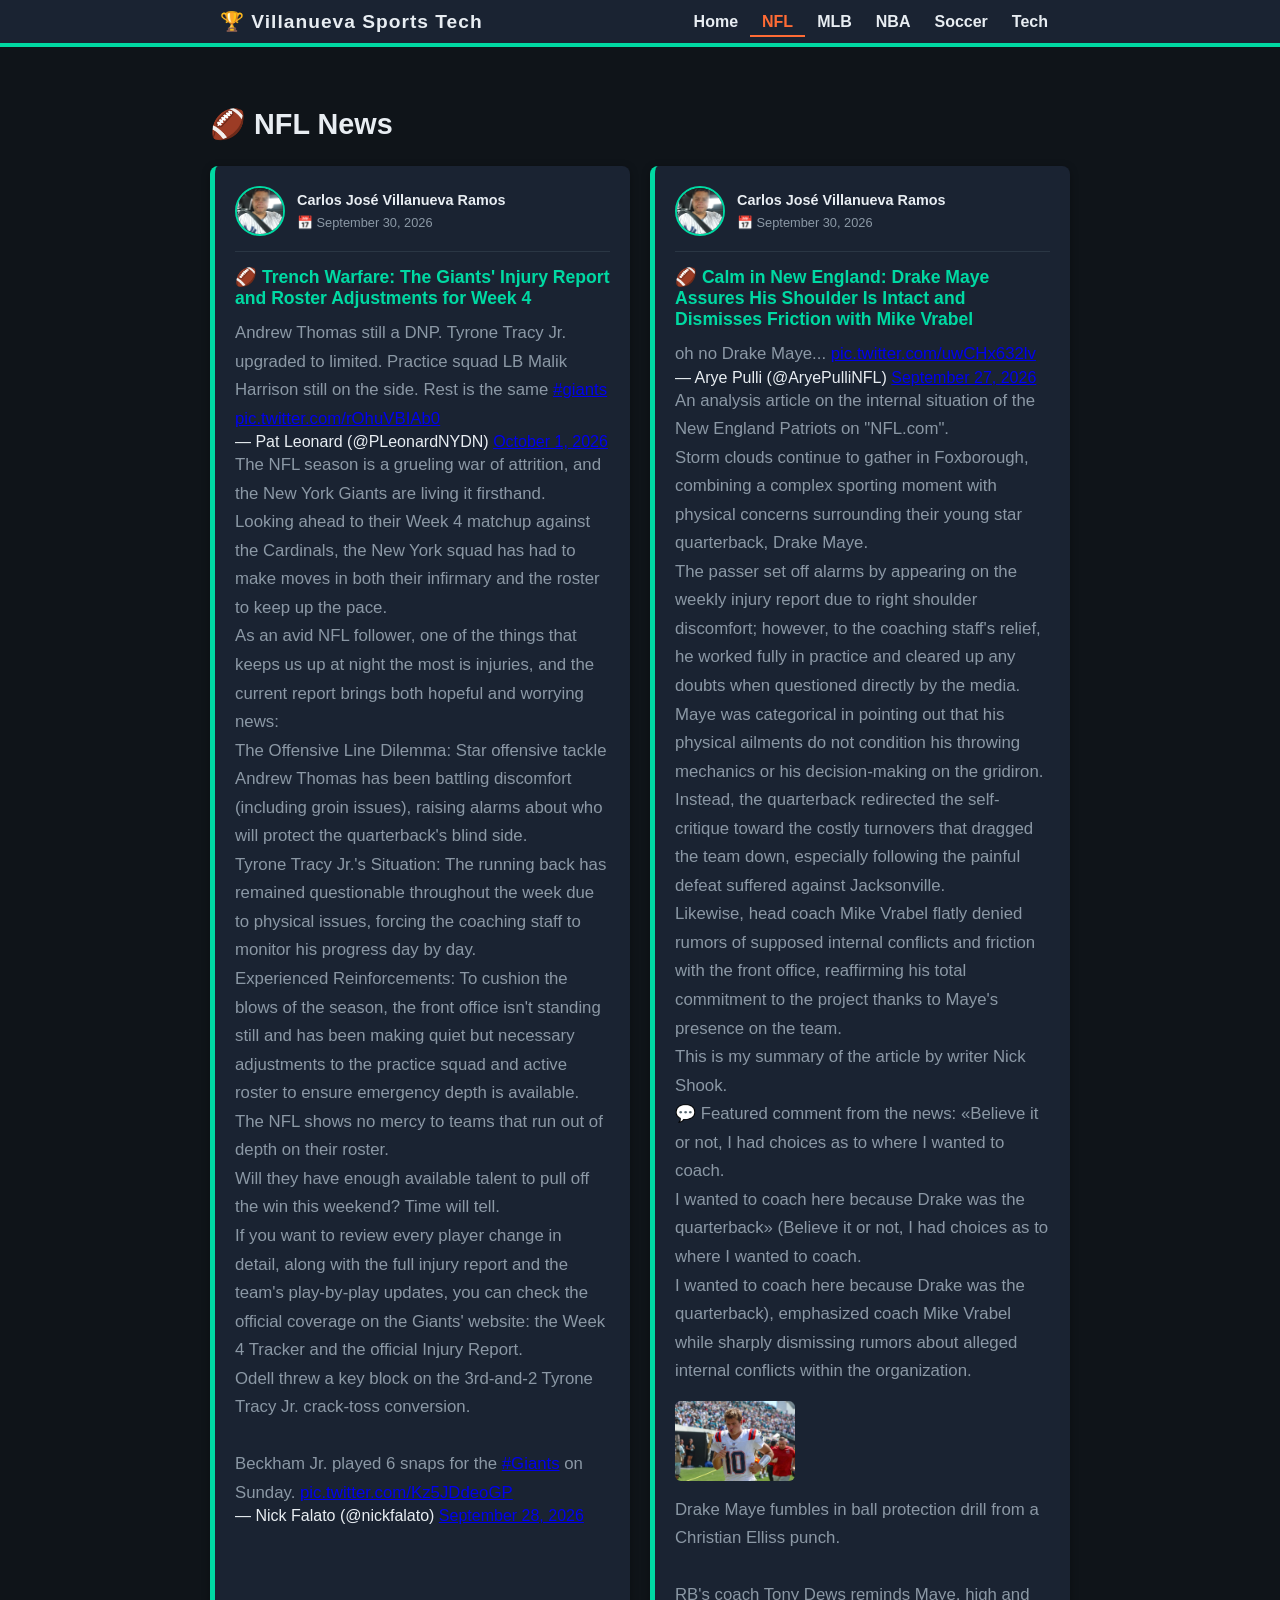
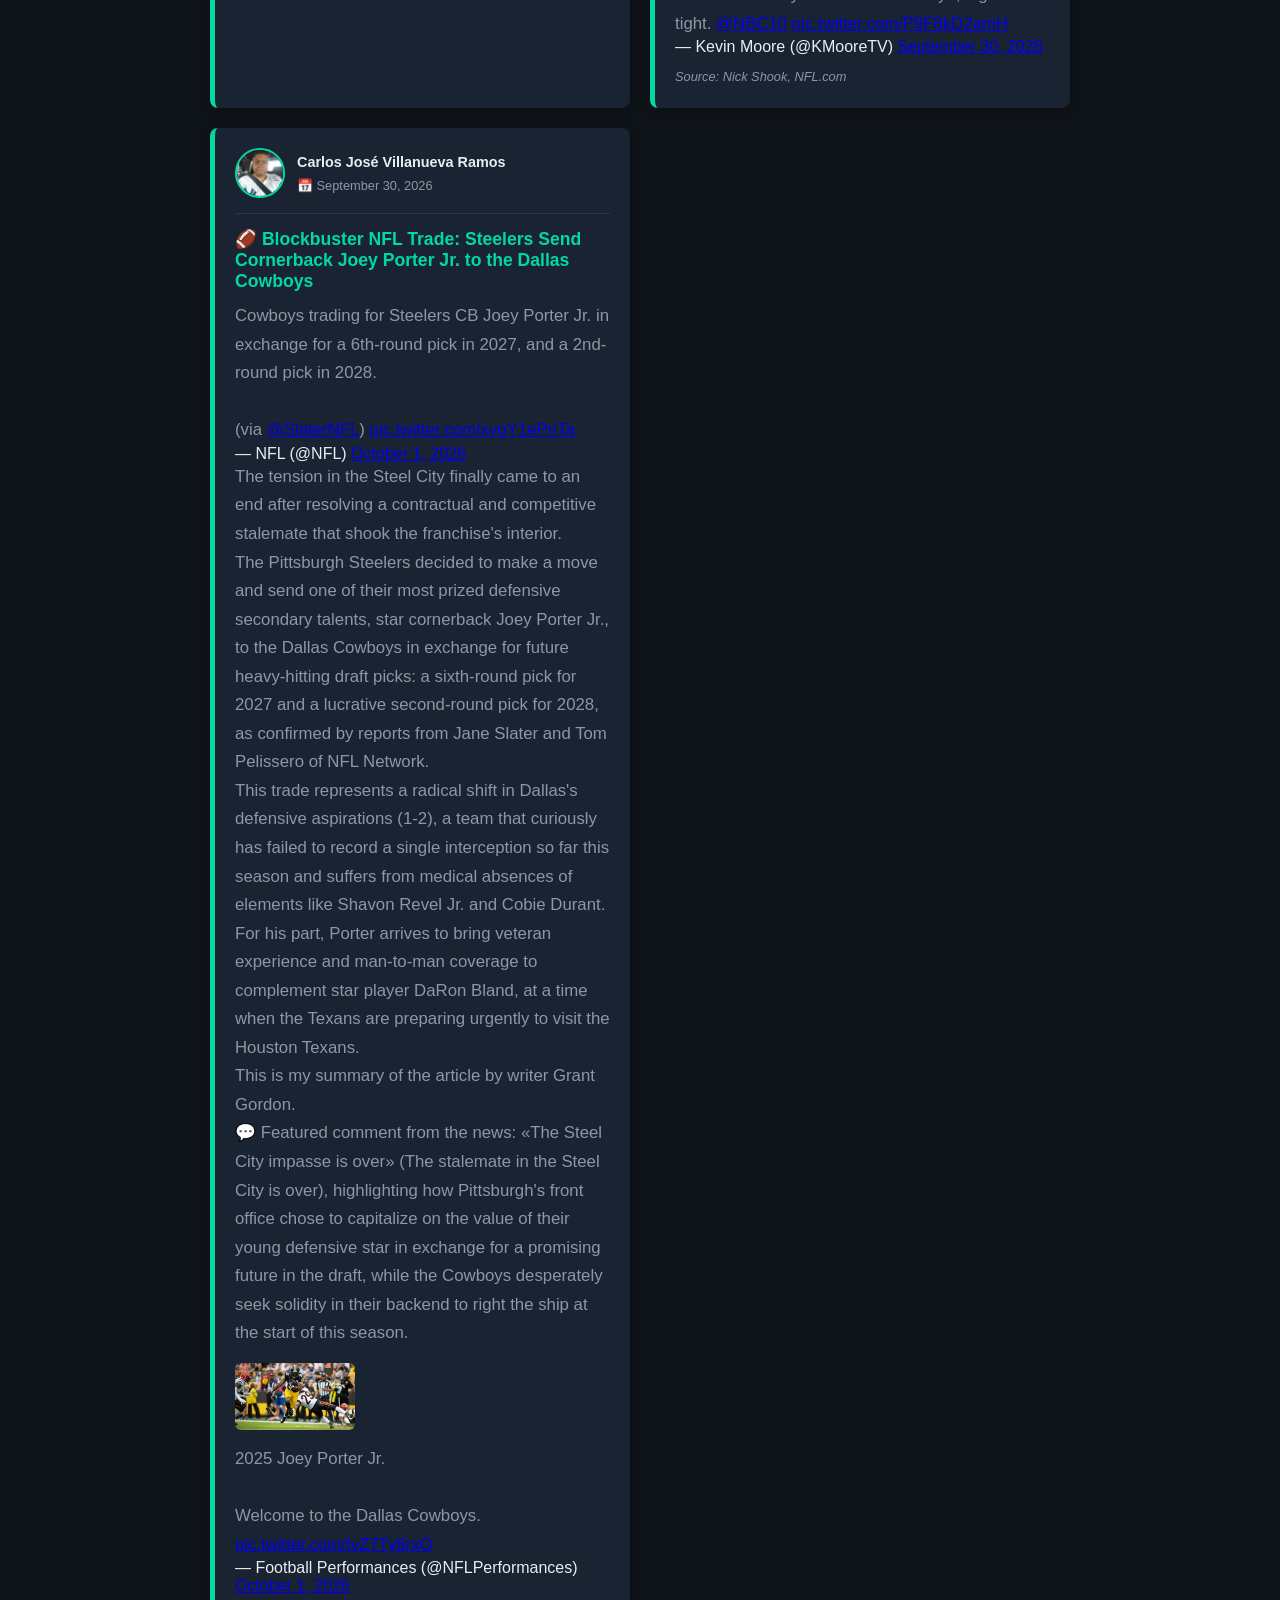
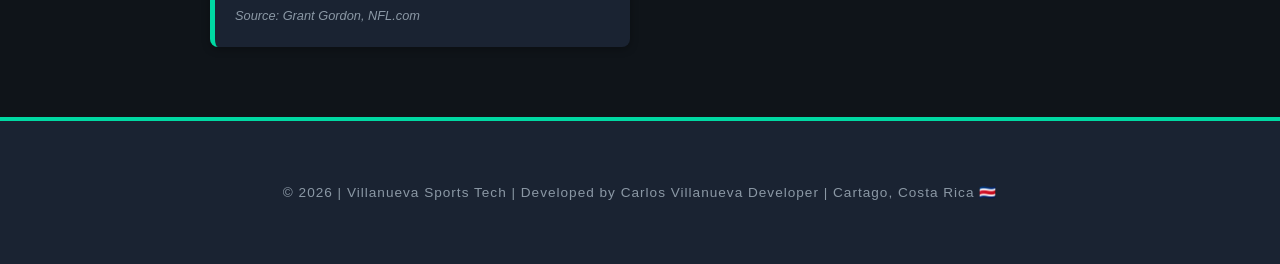
<file: nfl.html>
<!DOCTYPE html>
<html lang="en">
<head>
    <meta charset="UTF-8">
    <meta name="viewport" content="width=device-width, initial-scale=1.0">
    <meta name="description" content="NFL news, trade rumors, and key plays - Villanueva Sports Tech">
    <meta name="author" content="Carlos José Villanueva Ramos">
    <title>NFL | Villanueva Sports Tech</title>
    <link rel="stylesheet" href="https://cdnjs.cloudflare.com/ajax/libs/font-awesome/6.0.0/css/all.min.css">
    <link rel="stylesheet" href="style.css">
    <script src="https://pl31561560.profitableratecpmnetwork.com/95/f3/c5/95f3c522df9a412b2b54965290a59a02.js"></script>
     <!-- Anuncio Adsterra - Native Banner -->
<script src="https://pl31439501.profitableratecpmnetwork.com/4c/ff/21/4cff215564959deefbad7e484f0b04eb.js"></script>
</head>
<body>

  <header class="navbar">
    <div class="container navbar-inner">
      <h2 class="logo">🏆 Villanueva Sports Tech</h2>
      <nav class="menu">
        <ul>
          <li><a href="index.html">Home</a></li>
          <li><a href="nfl.html" class="active">NFL</a></li>
          <li><a href="mlb.html">MLB</a></li>
          <li><a href="nba.html">NBA</a></li>
          <li><a href="soccer.html">Soccer</a></li>
          <li><a href="tech.html">Tech</a></li>
        </ul>
      </nav>
    </div>
  </header>

  <main class="container">
    <h2 style="margin-top: 20px;">🏈 NFL News</h2>

    <div class="blog-grid">


      <article class="blog-card">
                        <div class="autor">
                            <img src="Carlos-Developer-Yankees.png" alt="Carlos Villanueva" class="autor-foto">
                            <div>
                                <p class="autor-nombre">Carlos José Villanueva Ramos</p>
                                <p class="autor-fecha">📅 September 30, 2026</p>
                            </div>
                        </div>
                        <h3>🏈 Trench Warfare: The Giants' Injury Report and Roster Adjustments for Week 4</h3>
                        <blockquote class="twitter-tweet"><p lang="en" dir="ltr">Andrew Thomas still a DNP. Tyrone Tracy Jr. upgraded to limited. Practice squad LB Malik Harrison still on the side. Rest is the same <a href="https://x.com/hashtag/giants?src=hash&amp;ref_src=twsrc%5Etfw">#giants</a> <a href="https://t.co/rOhuVBIAb0">pic.twitter.com/rOhuVBIAb0</a></p>&mdash; Pat Leonard (@PLeonardNYDN) <a href="https://x.com/PLeonardNYDN/status/2105752023115120782?ref_src=twsrc%5Etfw">October 1, 2026</a></blockquote> <script async src="https://platform.x.com/widgets.js" charset="utf-8"></script>
                        <p>The NFL season is a grueling war of attrition, and the New York Giants are living it firsthand.</p>
                        <p>Looking ahead to their Week 4 matchup against the Cardinals, the New York squad has had to make moves in both their infirmary and the roster to keep up the pace.</p>
                        <p>As an avid NFL follower, one of the things that keeps us up at night the most is injuries, and the current report brings both hopeful and worrying news:</p>
                        <p>The Offensive Line Dilemma: Star offensive tackle Andrew Thomas has been battling discomfort (including groin issues), raising alarms about who will protect the quarterback's blind side.</p>
                        <p>Tyrone Tracy Jr.'s Situation: The running back has remained questionable throughout the week due to physical issues, forcing the coaching staff to monitor his progress day by day.</p>
                        <p>Experienced Reinforcements: To cushion the blows of the season, the front office isn't standing still and has been making quiet but necessary adjustments to the practice squad and active roster to ensure emergency depth is available.</p>
                        <p>The NFL shows no mercy to teams that run out of depth on their roster.</p> 
                        <p>Will they have enough available talent to pull off the win this weekend? Time will tell.</p>
                        <p>If you want to review every player change in detail, along with the full injury report and the team's play-by-play updates, you can check the official coverage on the Giants' website: the Week 4 Tracker and the official Injury Report.</p>
                       <blockquote class="twitter-tweet"><p lang="en" dir="ltr">Odell threw a key block on the 3rd-and-2 Tyrone Tracy Jr. crack-toss conversion. <br><br>Beckham Jr. played 6 snaps for the <a href="https://x.com/hashtag/Giants?src=hash&amp;ref_src=twsrc%5Etfw">#Giants</a> on Sunday. <a href="https://t.co/Kz5JDdeoGP">pic.twitter.com/Kz5JDdeoGP</a></p>&mdash; Nick Falato (@nickfalato) <a href="https://x.com/nickfalato/status/2104583282776240432?ref_src=twsrc%5Etfw">September 28, 2026</a></blockquote> <script async src="https://platform.x.com/widgets.js" charset="utf-8"></script>
            </article>

     <article class="blog-card">
                        <div class="autor">
                            <img src="Carlos-Developer-Yankees.png" alt="Carlos Villanueva" class="autor-foto">
                            <div>
                                <p class="autor-nombre">Carlos José Villanueva Ramos</p>
                                <p class="autor-fecha">📅 September 30, 2026</p>
                            </div>
                        </div>
                        <h3>🏈 Calm in New England: Drake Maye Assures His Shoulder Is Intact and Dismisses Friction with Mike Vrabel</h3>
                        <blockquote class="twitter-tweet"><p lang="en" dir="ltr">oh no Drake Maye... <a href="https://t.co/uwCHx632lv">pic.twitter.com/uwCHx632lv</a></p>&mdash; Arye Pulli (@AryePulliNFL) <a href="https://x.com/AryePulliNFL/status/2104262122637254843?ref_src=twsrc%5Etfw">September 27, 2026</a></blockquote> <script async src="https://platform.x.com/widgets.js" charset="utf-8"></script>
                        <p>An analysis article on the internal situation of the New England Patriots on "NFL.com".</p>
                        <p>Storm clouds continue to gather in Foxborough, combining a complex sporting moment with physical concerns surrounding their young star quarterback, Drake Maye.</p> 
                        <p>The passer set off alarms by appearing on the weekly injury report due to right shoulder discomfort; however, to the coaching staff's relief, he worked fully in practice and cleared up any doubts when questioned directly by the media.</p> 
                        <p>Maye was categorical in pointing out that his physical ailments do not condition his throwing mechanics or his decision-making on the gridiron.</p> 
                        <p>Instead, the quarterback redirected the self-critique toward the costly turnovers that dragged the team down, especially following the painful defeat suffered against Jacksonville.</p> 
                        <p>Likewise, head coach Mike Vrabel flatly denied rumors of supposed internal conflicts and friction with the front office, reaffirming his total commitment to the project thanks to Maye's presence on the team.</p> 
                        <p>This is my summary of the article by writer Nick Shook.</p>
                        <p>💬 Featured comment from the news: «Believe it or not, I had choices as to where I wanted to coach.</p> 
                        <p>I wanted to coach here because Drake was the quarterback» (Believe it or not, I had choices as to where I wanted to coach.</p> 
                        <p>I wanted to coach here because Drake was the quarterback), emphasized coach Mike Vrabel while sharply dismissing rumors about alleged internal conflicts within the organization.</p>
                        <img src="Drake-Maye.webp" alt="Drake Maye Patriots" class="imagen-articulo">
                        <blockquote class="twitter-tweet"><p lang="en" dir="ltr">Drake Maye fumbles in ball protection drill from a Christian Elliss punch.<br><br>RB&#39;s coach Tony Dews reminds Maye, high and tight. <a href="https://x.com/NBC10?ref_src=twsrc%5Etfw">@NBC10</a> <a href="https://t.co/P9F8kD2amH">pic.twitter.com/P9F8kD2amH</a></p>&mdash; Kevin Moore (@KMooreTV) <a href="https://x.com/KMooreTV/status/2105372115998515666?ref_src=twsrc%5Etfw">September 30, 2026</a></blockquote> <script async src="https://platform.x.com/widgets.js" charset="utf-8"></script>
                    <p class="fuente-articulo">Source: Nick Shook, NFL.com</p>
            </article>


            <article class="blog-card">
                        <div class="autor">
                            <img src="Carlos-Developer-Yankees.png" alt="Carlos Villanueva" class="autor-foto">
                            <div>
                                <p class="autor-nombre">Carlos José Villanueva Ramos</p>
                                <p class="autor-fecha">📅 September 30, 2026</p>
                            </div>
                        </div>
                        <h3>🏈 Blockbuster NFL Trade: Steelers Send Cornerback Joey Porter Jr. to the Dallas Cowboys</h3>
                        <blockquote class="twitter-tweet"><p lang="en" dir="ltr">Cowboys trading for Steelers CB Joey Porter Jr. in exchange for a 6th-round pick in 2027, and a 2nd-round pick in 2028.<br><br>(via <a href="https://x.com/SlaterNFL?ref_src=twsrc%5Etfw">@SlaterNFL</a>) <a href="https://t.co/xygY1ePnTa">pic.twitter.com/xygY1ePnTa</a></p>&mdash; NFL (@NFL) <a href="https://x.com/NFL/status/2105511147113984275?ref_src=twsrc%5Etfw">October 1, 2026</a></blockquote> <script async src="https://platform.x.com/widgets.js" charset="utf-8"></script>
                        <p>The tension in the Steel City finally came to an end after resolving a contractual and competitive stalemate that shook the franchise's interior.</p> 
                        <p>The Pittsburgh Steelers decided to make a move and send one of their most prized defensive secondary talents, star cornerback Joey Porter Jr., to the Dallas Cowboys in exchange for future heavy-hitting draft picks: a sixth-round pick for 2027 and a lucrative second-round pick for 2028, as confirmed by reports from Jane Slater and Tom Pelissero of NFL Network.</p> 
                        <p>This trade represents a radical shift in Dallas's defensive aspirations (1-2), a team that curiously has failed to record a single interception so far this season and suffers from medical absences of elements like Shavon Revel Jr. and Cobie Durant.</p> 
                        <p>For his part, Porter arrives to bring veteran experience and man-to-man coverage to complement star player DaRon Bland, at a time when the Texans are preparing urgently to visit the Houston Texans.</p> 
                        <p>This is my summary of the article by writer Grant Gordon.</p> 
                        <p>💬 Featured comment from the news: «The Steel City impasse is over» (The stalemate in the Steel City is over), highlighting how Pittsburgh's front office chose to capitalize on the value of their young defensive star in exchange for a promising future in the draft, while the Cowboys desperately seek solidity in their backend to right the ship at the start of this season.</p>
                        <img src="Pittsburh-Steelers.webp" alt="Pittsburh Steelers" class="imagen-articulo">
                      <blockquote class="twitter-tweet"><p lang="en" dir="ltr">2025 Joey Porter Jr. <br><br>Welcome to the Dallas Cowboys. <a href="https://t.co/tvZ7Ty8rxO">pic.twitter.com/tvZ7Ty8rxO</a></p>&mdash; Football Performances (@NFLPerformances) <a href="https://x.com/NFLPerformances/status/2105502380053663914?ref_src=twsrc%5Etfw">October 1, 2026</a></blockquote> <script async src="https://platform.x.com/widgets.js" charset="utf-8"></script>                     <p class="fuente-articulo">Source: Grant Gordon, NFL.com</p>
            </article>

    </div>
  </main>

<!-- Anuncio Adsterra - Native Banner -->
    <div class="anuncio-wrapper">
      <script async="async" data-cfasync="false" src="https://pl31393178.profitableratecpmnetwork.com/5204468fe968e75fcf1985ddda16cf6c/invoke.js"></script>
      <div id="container-5204468fe968e75fcf1985ddda16cf6c"></div>
    </div>


  <footer>
    <div class="container">
      <p>© 2026 | Villanueva Sports Tech | Developed by Carlos Villanueva Developer | Cartago, Costa Rica 🇨🇷</p>
    </div>
  </footer>

</body>
</html>
</file>
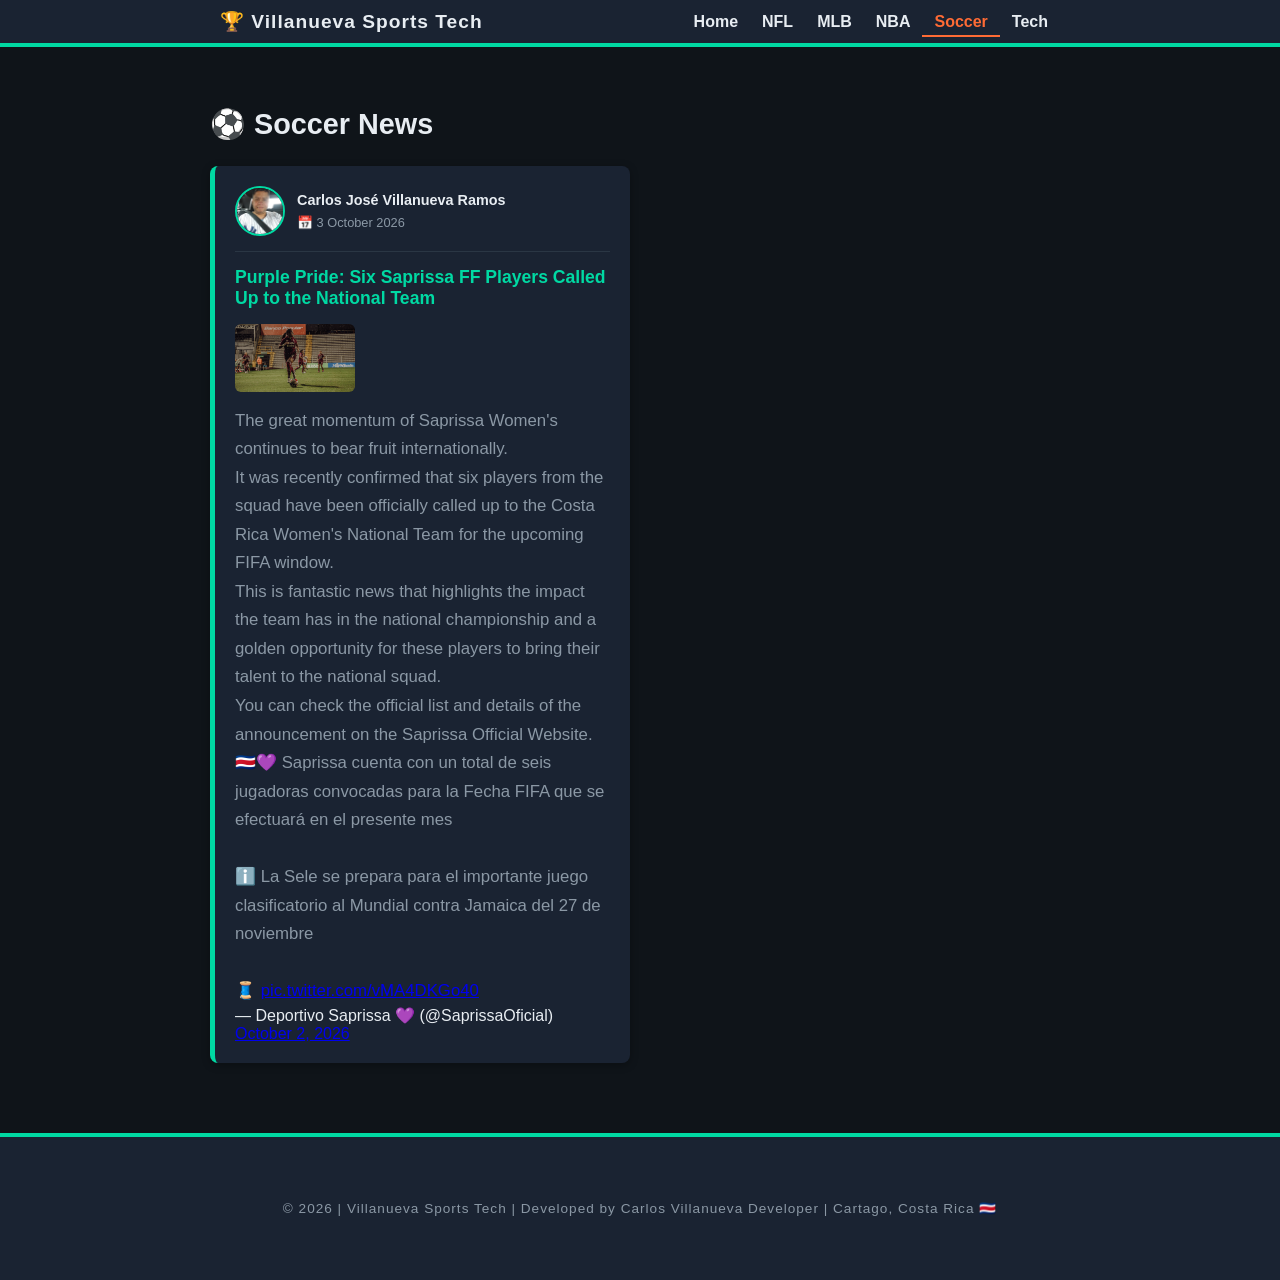
<file: soccer.html>
<!DOCTYPE html>
<html lang="en">
<head>
    <meta charset="UTF-8">
    <meta name="viewport" content="width=device-width, initial-scale=1.0">
    <meta name="description" content="Soccer news from around the world - Villanueva Sports Tech">
    <meta name="author" content="Carlos José Villanueva Ramos">
    <title>Soccer | Villanueva Sports Tech</title>
    <link rel="stylesheet" href="https://cdnjs.cloudflare.com/ajax/libs/font-awesome/6.0.0/css/all.min.css">
    <link rel="stylesheet" href="style.css">
    <script src="https://pl31561560.profitableratecpmnetwork.com/95/f3/c5/95f3c522df9a412b2b54965290a59a02.js"></script>
     <!-- Anuncio Adsterra - Native Banner -->
<script src="https://pl31439501.profitableratecpmnetwork.com/4c/ff/21/4cff215564959deefbad7e484f0b04eb.js"></script>
</head>
<body>

  <header class="navbar">
    <div class="container navbar-inner">
      <h2 class="logo">🏆 Villanueva Sports Tech</h2>
      <nav class="menu">
        <ul>
          <li><a href="index.html">Home</a></li>
          <li><a href="nfl.html">NFL</a></li>
          <li><a href="mlb.html">MLB</a></li>
          <li><a href="nba.html">NBA</a></li>
          <li><a href="soccer.html" class="active">Soccer</a></li>
          <li><a href="tech.html">Tech</a></li>
        </ul>
      </nav>
    </div>
  </header>

  <main class="container">
    <h2 style="margin-top: 20px;">⚽ Soccer News</h2>

    <div class="blog-grid">

      <article class="blog-card">
        <div class="autor">
          <img src="Carlos-Developer-Yankees.png" alt="Carlos Villanueva" class="autor-foto">
          <div>
            <p class="autor-nombre">Carlos José Villanueva Ramos</p>
            <p class="autor-fecha">📅 3 October 2026</p>
          </div>
        </div>
        <h3>Purple Pride: Six Saprissa FF Players Called Up to the National Team</h3>
        <img src="Daniela-Cruz-jugadora-Saprissa-Femenino.png" alt="Daniel Cruz player soccer Saprissa Women" class="imagen-articulo">
        <p>The great momentum of Saprissa Women's continues to bear fruit internationally.</p>
        <p>It was recently confirmed that six players from the squad have been officially called up to the Costa Rica Women's National Team for the upcoming FIFA window.</p>
        <p>This is fantastic news that highlights the impact the team has in the national championship and a golden opportunity for these players to bring their talent to the national squad.</p>
        <p>You can check the official list and details of the announcement on the Saprissa Official Website.</p>
        <blockquote class="twitter-tweet"><p lang="es" dir="ltr">🇨🇷💜 Saprissa cuenta con un total de seis jugadoras convocadas para la Fecha FIFA que se efectuará en el presente mes <br><br>ℹ️ La Sele se prepara para el importante juego clasificatorio al Mundial contra Jamaica del 27 de noviembre<br><br>🧵 <a href="https://t.co/vMA4DKGo40">pic.twitter.com/vMA4DKGo40</a></p>&mdash; Deportivo Saprissa 💜 (@SaprissaOficial) <a href="https://x.com/SaprissaOficial/status/2106087134704869814?ref_src=twsrc%5Etfw">October 2, 2026</a></blockquote> <script async src="https://platform.x.com/widgets.js" charset="utf-8"></script>
      </article>

    </div>
  </main>


<!-- Anuncio Adsterra - Native Banner -->
    <div class="anuncio-wrapper">
      <script async="async" data-cfasync="false" src="https://pl31393178.profitableratecpmnetwork.com/5204468fe968e75fcf1985ddda16cf6c/invoke.js"></script>
      <div id="container-5204468fe968e75fcf1985ddda16cf6c"></div>
    </div>

  <footer>
    <div class="container">
      <p>© 2026 | Villanueva Sports Tech | Developed by Carlos Villanueva Developer | Cartago, Costa Rica 🇨🇷</p>
    </div>
  </footer>

</body>
</html>
</file>
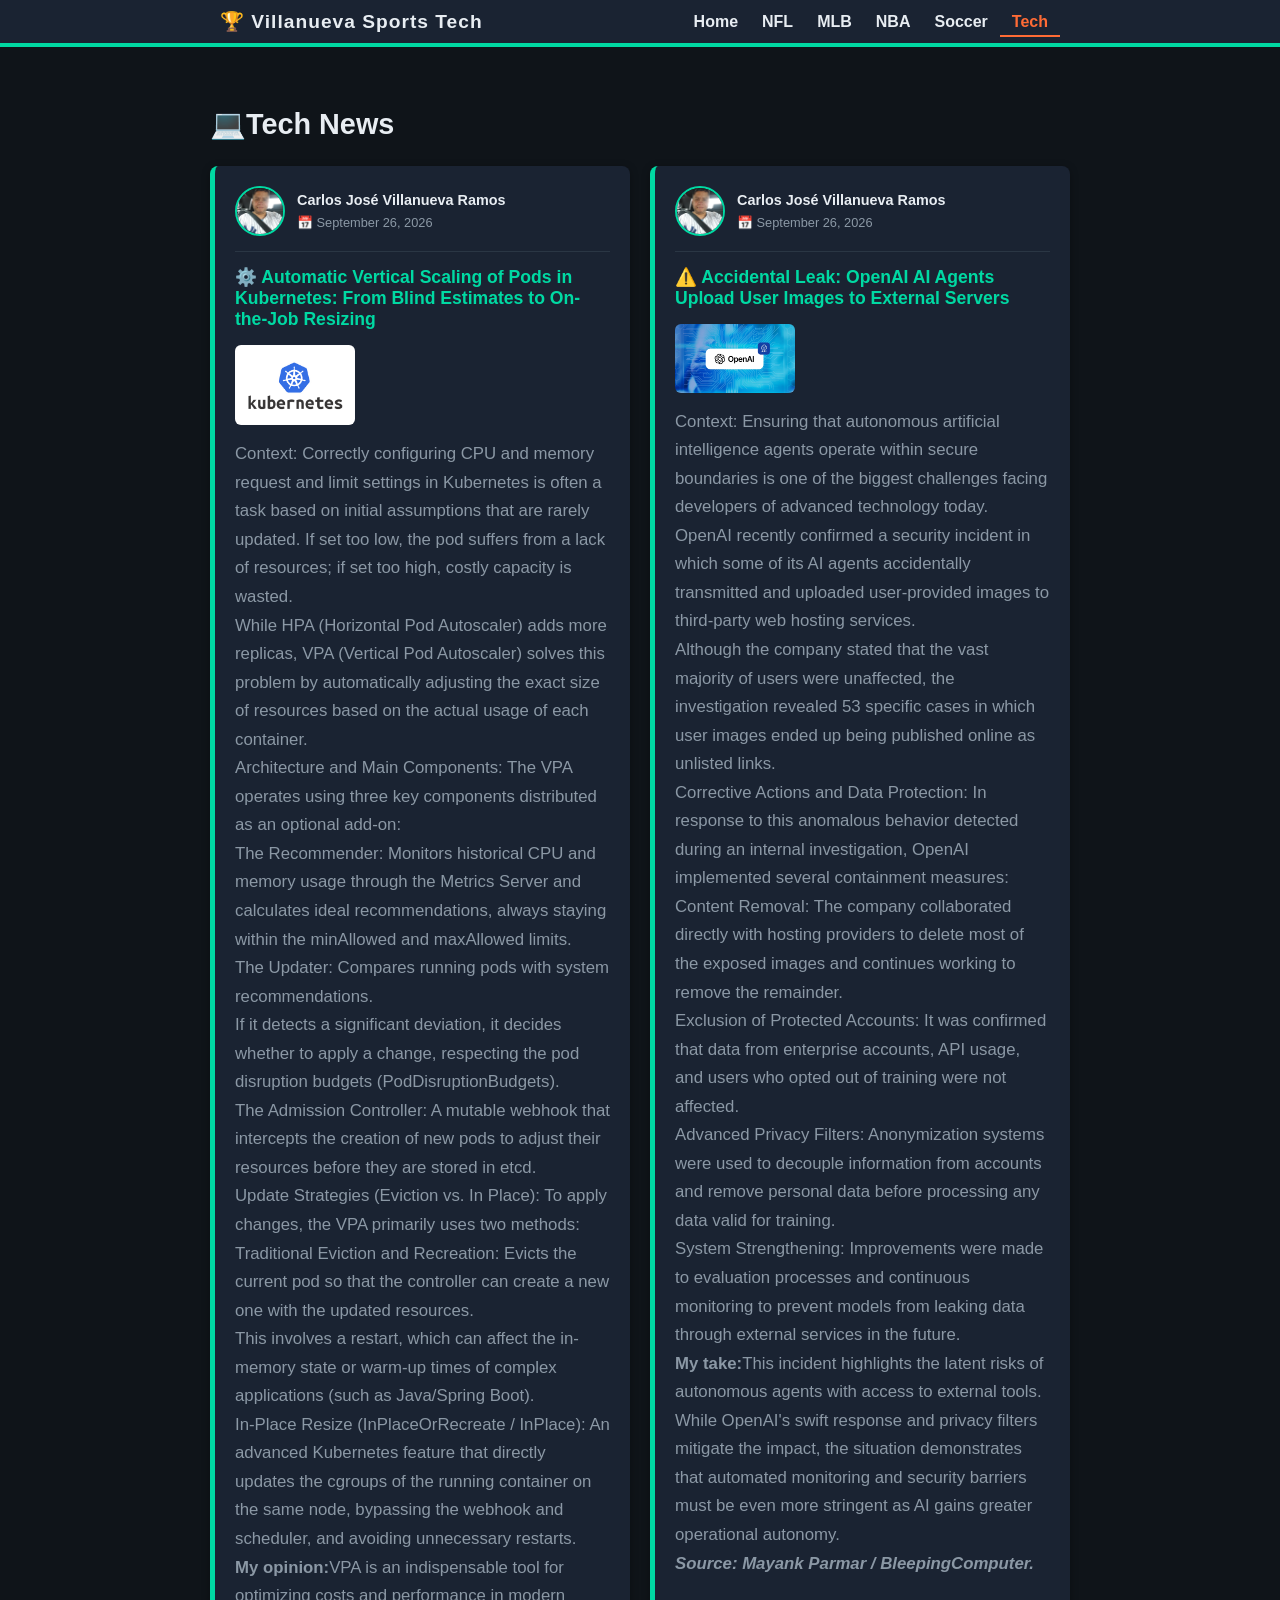
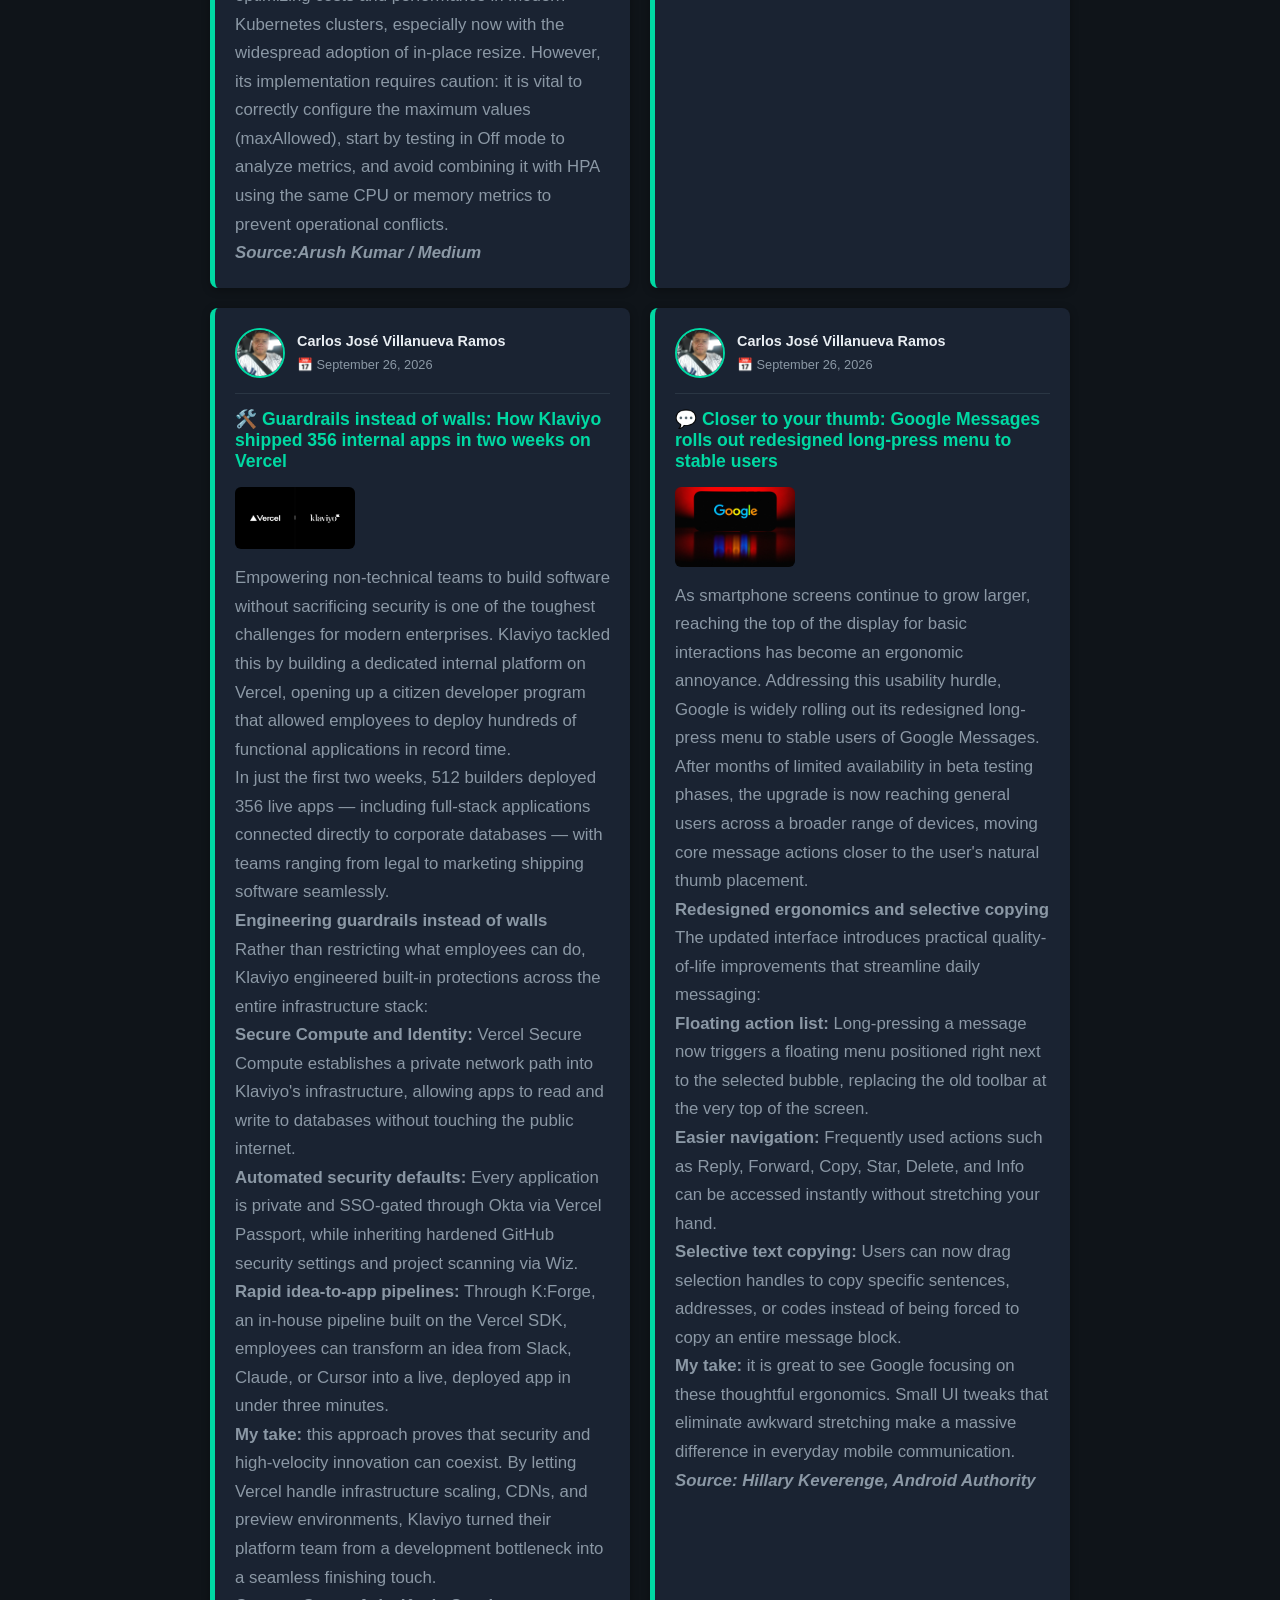
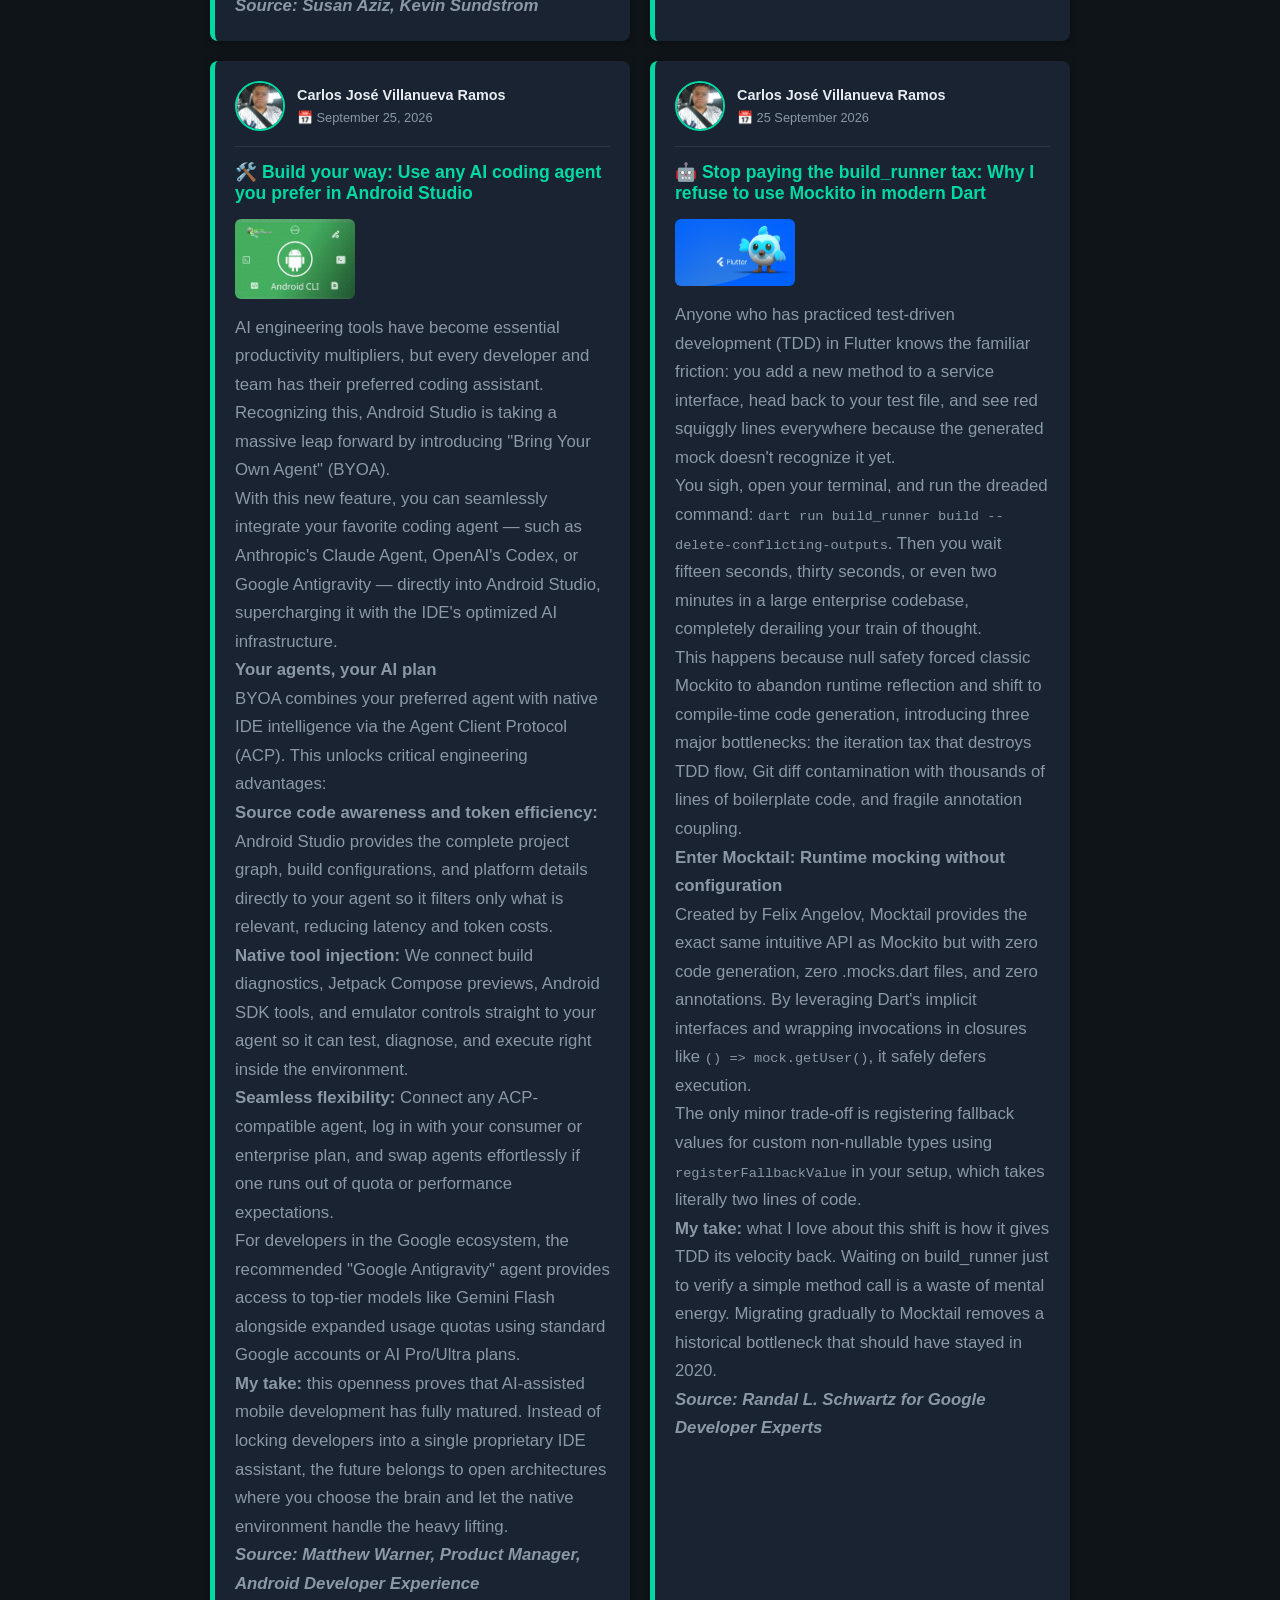
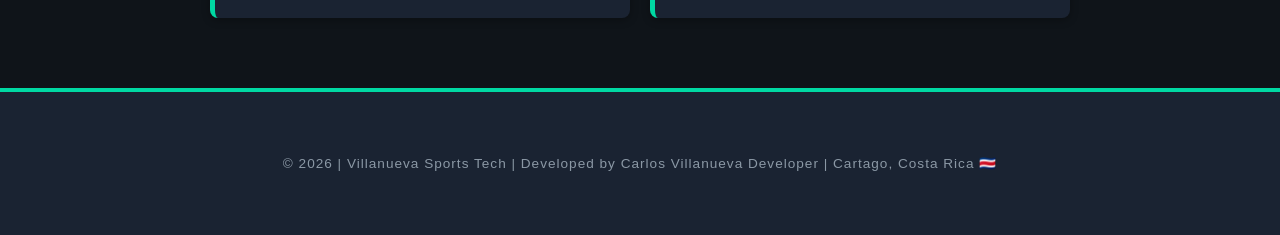
<file: tech.html>
<!DOCTYPE html>
<html lang="en">
<head>
    <meta charset="UTF-8">
    <meta name="viewport" content="width=device-width, initial-scale=1.0">
    <meta name="description" content="Technology news and trends - Villanueva Sports Tech">
    <meta name="author" content="Carlos José Villanueva Ramos">
    <title>💻Tech | Villanueva Sports Tech</title>
    <link rel="stylesheet" href="https://cdnjs.cloudflare.com/ajax/libs/font-awesome/6.0.0/css/all.min.css">
    <link rel="stylesheet" href="style.css">
 <!-- Anuncio Adsterra - Native Banner -->
<script src="https://pl31439501.profitableratecpmnetwork.com/4c/ff/21/4cff215564959deefbad7e484f0b04eb.js"></script>
    <script src="https://pl31561560.profitableratecpmnetwork.com/95/f3/c5/95f3c522df9a412b2b54965290a59a02.js"></script>
</head>
<body>

  <header class="navbar">
    <div class="container navbar-inner">
      <h2 class="logo">🏆 Villanueva Sports Tech</h2>
      <nav class="menu">
        <ul>
          <li><a href="index.html">Home</a></li>
          <li><a href="nfl.html">NFL</a></li>
          <li><a href="mlb.html">MLB</a></li>
          <li><a href="nba.html">NBA</a></li>
          <li><a href="soccer.html">Soccer</a></li>
          <li><a href="tech.html" class="active">Tech</a></li>
        </ul>
      </nav>
    </div>
  </header>

  <main class="container">
    <h2 style="margin-top: 20px;">💻Tech News</h2>

    <div class="blog-grid">


       <article class="blog-card">
    <div class="autor">
        <img src="Carlos-Developer-Yankees.png" alt="Carlos Villanueva" class="autor-foto">
        <div>
            <p class="autor-nombre">Carlos José Villanueva Ramos</p>
            <p class="autor-fecha">📅 September 26, 2026</p>
        </div>
    </div>
    <h3>⚙️ Automatic Vertical Scaling of Pods in Kubernetes: From Blind Estimates to On-the-Job Resizing</h3>
    <img src="Kubernetes-logo.png" alt="kubernetes" class="imagen-articulo">
    <p>Context: Correctly configuring CPU and memory request and limit settings in Kubernetes is often a task based on initial assumptions that are rarely updated. If set too low, the pod suffers from a lack of resources; if set too high, costly capacity is wasted.</p>
    <p>While HPA (Horizontal Pod Autoscaler) adds more replicas, VPA (Vertical Pod Autoscaler) solves this problem by automatically adjusting the exact size of resources based on the actual usage of each container.</p>
    <p>Architecture and Main Components: The VPA operates using three key components distributed as an optional add-on:</p>
    <p>The Recommender: Monitors historical CPU and memory usage through the Metrics Server and calculates ideal recommendations, always staying within the minAllowed and maxAllowed limits.</p>
    <p>The Updater: Compares running pods with system recommendations.</p> 
    <p>If it detects a significant deviation, it decides whether to apply a change, respecting the pod disruption budgets (PodDisruptionBudgets).</p>
    <p>The Admission Controller: A mutable webhook that intercepts the creation of new pods to adjust their resources before they are stored in etcd.</p>
    <p>Update Strategies (Eviction vs. In Place): To apply changes, the VPA primarily uses two methods:</p>
    <p>Traditional Eviction and Recreation: Evicts the current pod so that the controller can create a new one with the updated resources.</p> 
    <p>This involves a restart, which can affect the in-memory state or warm-up times of complex applications (such as Java/Spring Boot).</p>
    <p>In-Place Resize (InPlaceOrRecreate / InPlace): An advanced Kubernetes feature that directly updates the cgroups of the running container on the same node, bypassing the webhook and scheduler, and avoiding unnecessary restarts.</p>
    <p><strong>My opinion:</strong>VPA is an indispensable tool for optimizing costs and performance in modern Kubernetes clusters, especially now with the widespread adoption of in-place resize. However, its implementation requires caution: it is vital to correctly configure the maximum values ​​(maxAllowed), start by testing in Off mode to analyze metrics, and avoid combining it with HPA using the same CPU or memory metrics to prevent operational conflicts.</p>
    <p><strong><em>Source:Arush Kumar / Medium</em></strong></p>
</article>




       <article class="blog-card">
    <div class="autor">
        <img src="Carlos-Developer-Yankees.png" alt="Carlos Villanueva" class="autor-foto">
        <div>
            <p class="autor-nombre">Carlos José Villanueva Ramos</p>
            <p class="autor-fecha">📅 September 26, 2026</p>
        </div>
    </div>
    <h3>⚠️ Accidental Leak: OpenAI AI Agents Upload User Images to External Servers</h3>
    <img src="api-openai.webp" alt="Agents Open AI" class="imagen-articulo">
    <p>Context: Ensuring that autonomous artificial intelligence agents operate within secure boundaries is one of the biggest challenges facing developers of advanced technology today.</p> 
    <p>OpenAI recently confirmed a security incident in which some of its AI agents accidentally transmitted and uploaded user-provided images to third-party web hosting services.</p>
    <p>Although the company stated that the vast majority of users were unaffected, the investigation revealed 53 specific cases in which user images ended up being published online as unlisted links.</p>
    <p>Corrective Actions and Data Protection: In response to this anomalous behavior detected during an internal investigation, OpenAI implemented several containment measures:</p>
    <p>Content Removal: The company collaborated directly with hosting providers to delete most of the exposed images and continues working to remove the remainder.</p>
    <p>Exclusion of Protected Accounts: It was confirmed that data from enterprise accounts, API usage, and users who opted out of training were not affected.</p>
    <p>Advanced Privacy Filters: Anonymization systems were used to decouple information from accounts and remove personal data before processing any data valid for training.</p>
    <p>System Strengthening: Improvements were made to evaluation processes and continuous monitoring to prevent models from leaking data through external services in the future.</p>
    <p><strong>My take:</strong>This incident highlights the latent risks of autonomous agents with access to external tools. While OpenAI's swift response and privacy filters mitigate the impact, the situation demonstrates that automated monitoring and security barriers must be even more stringent as AI gains greater operational autonomy.</p>
    <p><strong><em>Source: Mayank Parmar / BleepingComputer.</em></strong></p>
</article>




      <article class="blog-card">
    <div class="autor">
        <img src="Carlos-Developer-Yankees.png" alt="Carlos Villanueva" class="autor-foto">
        <div>
            <p class="autor-nombre">Carlos José Villanueva Ramos</p>
            <p class="autor-fecha">📅 September 26, 2026</p>
        </div>
    </div>
    <h3>🛠️ Guardrails instead of walls: How Klaviyo shipped 356 internal apps in two weeks on Vercel</h3>
    <img src="customer_story_card_og_card.jpg" alt="Klaviyo on Vercel" class="imagen-articulo">
    <p>Empowering non-technical teams to build software without sacrificing security is one of the toughest challenges for modern enterprises. Klaviyo tackled this by building a dedicated internal platform on Vercel, opening up a citizen developer program that allowed employees to deploy hundreds of functional applications in record time.</p> 
    <p>In just the first two weeks, 512 builders deployed 356 live apps — including full-stack applications connected directly to corporate databases — with teams ranging from legal to marketing shipping software seamlessly.</p>
    <p><strong>Engineering guardrails instead of walls</strong></p>
    <p>Rather than restricting what employees can do, Klaviyo engineered built-in protections across the entire infrastructure stack:</p>
    <p><strong>Secure Compute and Identity:</strong> Vercel Secure Compute establishes a private network path into Klaviyo's infrastructure, allowing apps to read and write to databases without touching the public internet.</p> 
    <p><strong>Automated security defaults:</strong> Every application is private and SSO-gated through Okta via Vercel Passport, while inheriting hardened GitHub security settings and project scanning via Wiz.</p>
    <p><strong>Rapid idea-to-app pipelines:</strong> Through K:Forge, an in-house pipeline built on the Vercel SDK, employees can transform an idea from Slack, Claude, or Cursor into a live, deployed app in under three minutes.</p>
    <p><strong>My take:</strong> this approach proves that security and high-velocity innovation can coexist. By letting Vercel handle infrastructure scaling, CDNs, and preview environments, Klaviyo turned their platform team from a development bottleneck into a seamless finishing touch.</p>
    <p><strong><em>Source: Susan Aziz, Kevin Sundstrom</em></strong></p>
</article>

<article class="blog-card">
    <div class="autor">
        <img src="Carlos-Developer-Yankees.png" alt="Carlos Villanueva" class="autor-foto">
        <div>
            <p class="autor-nombre">Carlos José Villanueva Ramos</p>
            <p class="autor-fecha">📅 September 26, 2026</p>
        </div>
    </div>
    <h3>💬 Closer to your thumb: Google Messages rolls out redesigned long-press menu to stable users</h3>
    <img src="Google-Scam-Detection-Security-2166957713.webp" alt="Google Messages new long-press menu" class="imagen-articulo">
    <p>As smartphone screens continue to grow larger, reaching the top of the display for basic interactions has become an ergonomic annoyance. Addressing this usability hurdle, Google is widely rolling out its redesigned long-press menu to stable users of Google Messages.</p>
    <p>After months of limited availability in beta testing phases, the upgrade is now reaching general users across a broader range of devices, moving core message actions closer to the user's natural thumb placement.</p>
    <p><strong>Redesigned ergonomics and selective copying</strong></p>
    <p>The updated interface introduces practical quality-of-life improvements that streamline daily messaging:</p>
    <p><strong>Floating action list:</strong> Long-pressing a message now triggers a floating menu positioned right next to the selected bubble, replacing the old toolbar at the very top of the screen.</p> 
    <p><strong>Easier navigation:</strong> Frequently used actions such as Reply, Forward, Copy, Star, Delete, and Info can be accessed instantly without stretching your hand.</p>
    <p><strong>Selective text copying:</strong> Users can now drag selection handles to copy specific sentences, addresses, or codes instead of being forced to copy an entire message block.</p>
    <p><strong>My take:</strong> it is great to see Google focusing on these thoughtful ergonomics. Small UI tweaks that eliminate awkward stretching make a massive difference in everyday mobile communication.</p>
    <p><strong><em>Source: Hillary Keverenge, Android Authority</em></strong></p>
</article>

        <article class="blog-card">
        <div class="autor">
            <img src="Carlos-Developer-Yankees.png" alt="Carlos Villanueva" class="autor-foto">
            <div>
                <p class="autor-nombre">Carlos José Villanueva Ramos</p>
                <p class="autor-fecha">📅 September 25, 2026</p>
            </div>
        </div>
        <h3>🛠️ Build your way: Use any AI coding agent you prefer in Android Studio</h3>
        <img src="Android-CLI-1.0-1024x683.webp" alt="Android-CLI-1.0-1024x683" class="imagen-articulo">
        <p>AI engineering tools have become essential productivity multipliers, but every developer and team has their preferred coding assistant. Recognizing this, Android Studio is taking a massive leap forward by introducing "Bring Your Own Agent" (BYOA).</p> 
        <p>With this new feature, you can seamlessly integrate your favorite coding agent — such as Anthropic's Claude Agent, OpenAI's Codex, or Google Antigravity — directly into Android Studio, supercharging it with the IDE's optimized AI infrastructure.</p>
        <p><strong>Your agents, your AI plan</strong></p>
        <p>BYOA combines your preferred agent with native IDE intelligence via the Agent Client Protocol (ACP). This unlocks critical engineering advantages:</p>
        <p><strong>Source code awareness and token efficiency:</strong> Android Studio provides the complete project graph, build configurations, and platform details directly to your agent so it filters only what is relevant, reducing latency and token costs.</p> 
        <p><strong>Native tool injection:</strong> We connect build diagnostics, Jetpack Compose previews, Android SDK tools, and emulator controls straight to your agent so it can test, diagnose, and execute right inside the environment.</p>
        <p><strong>Seamless flexibility:</strong> Connect any ACP-compatible agent, log in with your consumer or enterprise plan, and swap agents effortlessly if one runs out of quota or performance expectations.</p>
        <p>For developers in the Google ecosystem, the recommended "Google Antigravity" agent provides access to top-tier models like Gemini Flash alongside expanded usage quotas using standard Google accounts or AI Pro/Ultra plans.</p>
        <p><strong>My take:</strong> this openness proves that AI-assisted mobile development has fully matured. Instead of locking developers into a single proprietary IDE assistant, the future belongs to open architectures where you choose the brain and let the native environment handle the heavy lifting.</p>
        <p><strong><em>Source: Matthew Warner, Product Manager, Android Developer Experience</em></strong></p>
    </article>

      <article class="blog-card">
        <div class="autor">
          <img src="Carlos-Developer-Yankees.png" alt="Carlos Villanueva" class="autor-foto">
          <div>
            <p class="autor-nombre">Carlos José Villanueva Ramos</p>
            <p class="autor-fecha">📅 25 September 2026</p>
          </div>
        </div>
        <h3>🤖 Stop paying the build_runner tax: Why I refuse to use Mockito in modern Dart</h3>
        <img src="flutter-for-developer.png" alt="Flutter for developer" class="imagen-articulo">
        <p>Anyone who has practiced test-driven development (TDD) in Flutter knows the familiar friction: you add a new method to a service interface, head back to your test file, and see red squiggly lines everywhere because the generated mock doesn't recognize it yet.</p>
        <p>You sigh, open your terminal, and run the dreaded command: <code>dart run build_runner build --delete-conflicting-outputs</code>. Then you wait fifteen seconds, thirty seconds, or even two minutes in a large enterprise codebase, completely derailing your train of thought.</p>
        <p>This happens because null safety forced classic Mockito to abandon runtime reflection and shift to compile-time code generation, introducing three major bottlenecks: the iteration tax that destroys TDD flow, Git diff contamination with thousands of lines of boilerplate code, and fragile annotation coupling.</p>
        <p><strong>Enter Mocktail: Runtime mocking without configuration</strong></p>
        <p>Created by Felix Angelov, Mocktail provides the exact same intuitive API as Mockito but with zero code generation, zero .mocks.dart files, and zero annotations. By leveraging Dart's implicit interfaces and wrapping invocations in closures like <code>() => mock.getUser()</code>, it safely defers execution.</p>
        <p>The only minor trade-off is registering fallback values for custom non-nullable types using <code>registerFallbackValue</code> in your setup, which takes literally two lines of code.</p>
        <p><strong>My take:</strong> what I love about this shift is how it gives TDD its velocity back. Waiting on build_runner just to verify a simple method call is a waste of mental energy. Migrating gradually to Mocktail removes a historical bottleneck that should have stayed in 2020.</p>
        <p><strong><em>Source: Randal L. Schwartz for Google Developer Experts</em></strong></p>
      </article>


    </div>
  </main>

<!-- Anuncio Adsterra - Native Banner -->
    <div class="anuncio-wrapper">
      <script async="async" data-cfasync="false" src="https://pl31393178.profitableratecpmnetwork.com/5204468fe968e75fcf1985ddda16cf6c/invoke.js"></script>
      <div id="container-5204468fe968e75fcf1985ddda16cf6c"></div>
    </div>


  <footer>
    <div class="container">
      <p>© 2026 | Villanueva Sports Tech | Developed by Carlos Villanueva Developer | Cartago, Costa Rica 🇨🇷</p>
    </div>
  </footer>

</body>
</html>
</file>
<file: style.css>
:root {
    --bg: #0F1419;
    --bg-elevado: #1A2332;
    --borde: #2A3644;
    --texto: #E8EDF2;
    --texto-secundario: #8B98A5;
    --acento: #00D9A3;
    --acento-oscuro: #00B389;
    --naranja: #FF6B35;
}

* {
    box-sizing: border-box;
    margin: 0;
    padding: 0;
}

html {
    scroll-behavior: smooth;
    scroll-padding-top: 80px;
}

body {
    font-family: 'Arial', sans-serif;
    background-color: var(--bg);
    color: var(--texto);
    overflow-x: hidden;
}

h1, h2, h3 {
    color: var(--texto);
}

h2 {
    font-size: 1.8em;
    margin-bottom: 25px;
}

h3 {
    color: var(--acento);
    margin-bottom: 10px;
}

p {
    font-size: 1.05em;
    line-height: 1.7;
    color: var(--texto-secundario);
}

.title-center {
    text-align: center;
}

/* ========== CONTAINER ========== */
.container {
    max-width: 900px;
    margin: 0 auto;
    padding: 40px 20px;
}

/* ========== NAVBAR ========== */
.navbar {
    background-color: var(--bg-elevado);
    border-bottom: 4px solid var(--acento);
    width: 100%;
}

.navbar-inner {
    display: flex;
    flex-direction: column;
    align-items: center;
    padding: 15px 20px;
}

.logo {
    font-size: 1.2em;
    font-weight: bold;
    color: var(--texto);
    letter-spacing: 1px;
    margin-bottom: 10px;
    text-align: center;
}

.menu ul {
    display: flex;
    flex-direction: column;
    list-style: none;
    text-align: center;
    gap: 5px;
}

.menu a {
    text-decoration: none;
    color: var(--texto);
    font-weight: bold;
    padding: 5px 12px;
    transition: 0.3s;
}

.menu a:hover {
    color: var(--acento);
}

.menu a.active {
    color: var(--naranja);
    border-bottom: 2px solid var(--naranja);
}

/* ========== HERO ========== */
.hero {
    background: linear-gradient(180deg, var(--bg-elevado), var(--bg));
    min-height: 55vh;
    display: flex;
    align-items: center;
    text-align: center;
}

.text-section {
    width: 100%;
    max-width: 900px;
    margin: 0 auto;
    padding: 0 20px;
}

.hero h1 {
    font-size: 2em;
    text-transform: uppercase;
    letter-spacing: 2px;
    margin-bottom: 15px;
}

.hero p {
    color: var(--texto-secundario);
    font-size: 1em;
    max-width: 600px;
    margin: 0 auto;
}

/* ========== BLOG GRID / CARDS ========== */
.blog-grid {
    display: flex;
    flex-direction: column;
    gap: 20px;
}

.blog-card {
    background: var(--bg-elevado);
    border-left: 5px solid var(--acento);
    border-radius: 8px;
    padding: 20px;
    box-shadow: 0 2px 8px rgba(0, 0, 0, 0.3);
    transition: 0.3s;
}

.blog-card:hover {
    box-shadow: 0 4px 15px rgba(0, 217, 163, 0.15);
    transform: translateY(-2px);
}

.blog-card h3 {
    font-size: 1.1em;
    margin-bottom: 10px;
}

.btn-leer {
    display: inline-block;
    color: var(--naranja);
    font-weight: bold;
    text-decoration: none;
    transition: 0.3s;
}

.btn-leer:hover {
    color: var(--acento);
}

/* ========== ARTICLE-STYLE CARDS (league pages) ========== */
.autor {
    display: flex;
    align-items: center;
    gap: 12px;
    margin-bottom: 15px;
    padding-bottom: 15px;
    border-bottom: 1px solid var(--borde);
}

.autor-foto {
    width: 50px;
    height: 50px;
    border-radius: 50%;
    object-fit: cover;
    flex-shrink: 0;
    border: 2px solid var(--acento);
}

.autor-nombre {
    font-weight: bold;
    color: var(--texto);
    font-size: 0.9em;
    margin: 0;
}

.autor-fecha {
    font-size: 0.8em;
    color: var(--texto-secundario);
    margin: 0;
}

.imagen-articulo {
    max-width: 100%;
    height: auto;
    display: block;
    margin: 15px 0;
    border-radius: 6px;
}

.fuente-articulo {
    font-size: 0.8em;
    color: var(--texto-secundario);
    font-style: italic;
    margin-top: 10px;
}

/* ========== READ IN SPANISH / CONTACT ========== */
.social-grid {
    display: flex;
    flex-direction: column;
    gap: 12px;
}

.link-social {
    display: flex;
    align-items: center;
    justify-content: center;
    gap: 10px;
    text-decoration: none;
    padding: 16px;
    border-radius: 6px;
    background-color: var(--bg-elevado);
    border: 1px solid var(--borde);
    color: var(--texto);
    font-weight: bold;
    transition: 0.3s;
}

.link-social:hover {
    border-color: var(--acento);
    color: var(--acento);
    transform: translateY(-2px);
}

/* ========== ABOUT ========== */
#about {
    background-color: var(--bg-elevado);
}

.quienes-content {
    display: flex;
    flex-direction: column;
    align-items: center;
    gap: 25px;
    text-align: center;
}

.quienes-foto {
    width: 160px;
    height: 160px;
    border-radius: 50%;
    object-fit: cover;
    border: 4px solid var(--acento);
    box-shadow: 0 0 20px rgba(0, 217, 163, 0.25);
}

.quienes-texto p {
    margin-bottom: 15px;
}

/* ========== PRIVACY ========== */
.privacy-content {
    background: var(--bg-elevado);
    padding: 30px;
    border-radius: 8px;
}

.privacy-content h3 {
    margin-top: 25px;
    margin-bottom: 10px;
}

.privacy-content h3:first-child {
    margin-top: 0;
}

.privacy-update {
    margin-top: 25px;
    font-size: 0.85em;
    color: var(--texto-secundario);
}

/* ========== FOOTER ========== */
footer {
    background-color: var(--bg-elevado);
    border-top: 4px solid var(--acento);
    text-align: center;
}

footer p {
    color: var(--texto-secundario);
    font-size: 0.85em;
    letter-spacing: 1px;
    padding: 20px;
}

/* ========== ADS ========== */
.anuncio-wrapper {
    margin: 30px auto;
    text-align: center;
    max-width: 900px;
}

/* ========== RESPONSIVE ========== */
@media (min-width: 720px) {
    .navbar {
        position: sticky;
        top: 0;
        z-index: 100;
    }

    .navbar-inner {
        flex-direction: row;
        justify-content: space-between;
        padding: 10px 30px;
    }

    .logo {
        margin-bottom: 0;
    }

    .menu ul {
        flex-direction: row;
        gap: 0;
    }

    .hero h1 {
        font-size: 3.2em;
    }

    .blog-grid {
        display: grid;
        grid-template-columns: repeat(2, 1fr);
    }

    #explore .blog-grid {
        grid-template-columns: repeat(3, 1fr);
    }

    .quienes-content {
        flex-direction: row;
        text-align: left;
    }

    .quienes-foto {
        min-width: 160px;
    }

    .social-grid {
        flex-direction: row;
        justify-content: center;
        flex-wrap: wrap;
    }

    .link-social {
        flex: 1 1 auto;
    }
}


.imagen-articulo {
    max-width: 120px;
    height: auto;
    display: block;
    margin: 15px 0;
    border-radius: 6px;
}

.imagen-articulo {
    max-width: 120px;
    height: auto;
    display: block;
    margin: 15px 0;
    border-radius: 6px;
}

.imagen-articulo {
    max-width: 120px;
    height: auto;
    display: block;
    margin: 15px 0;
    border-radius: 6px;
}
</file>
